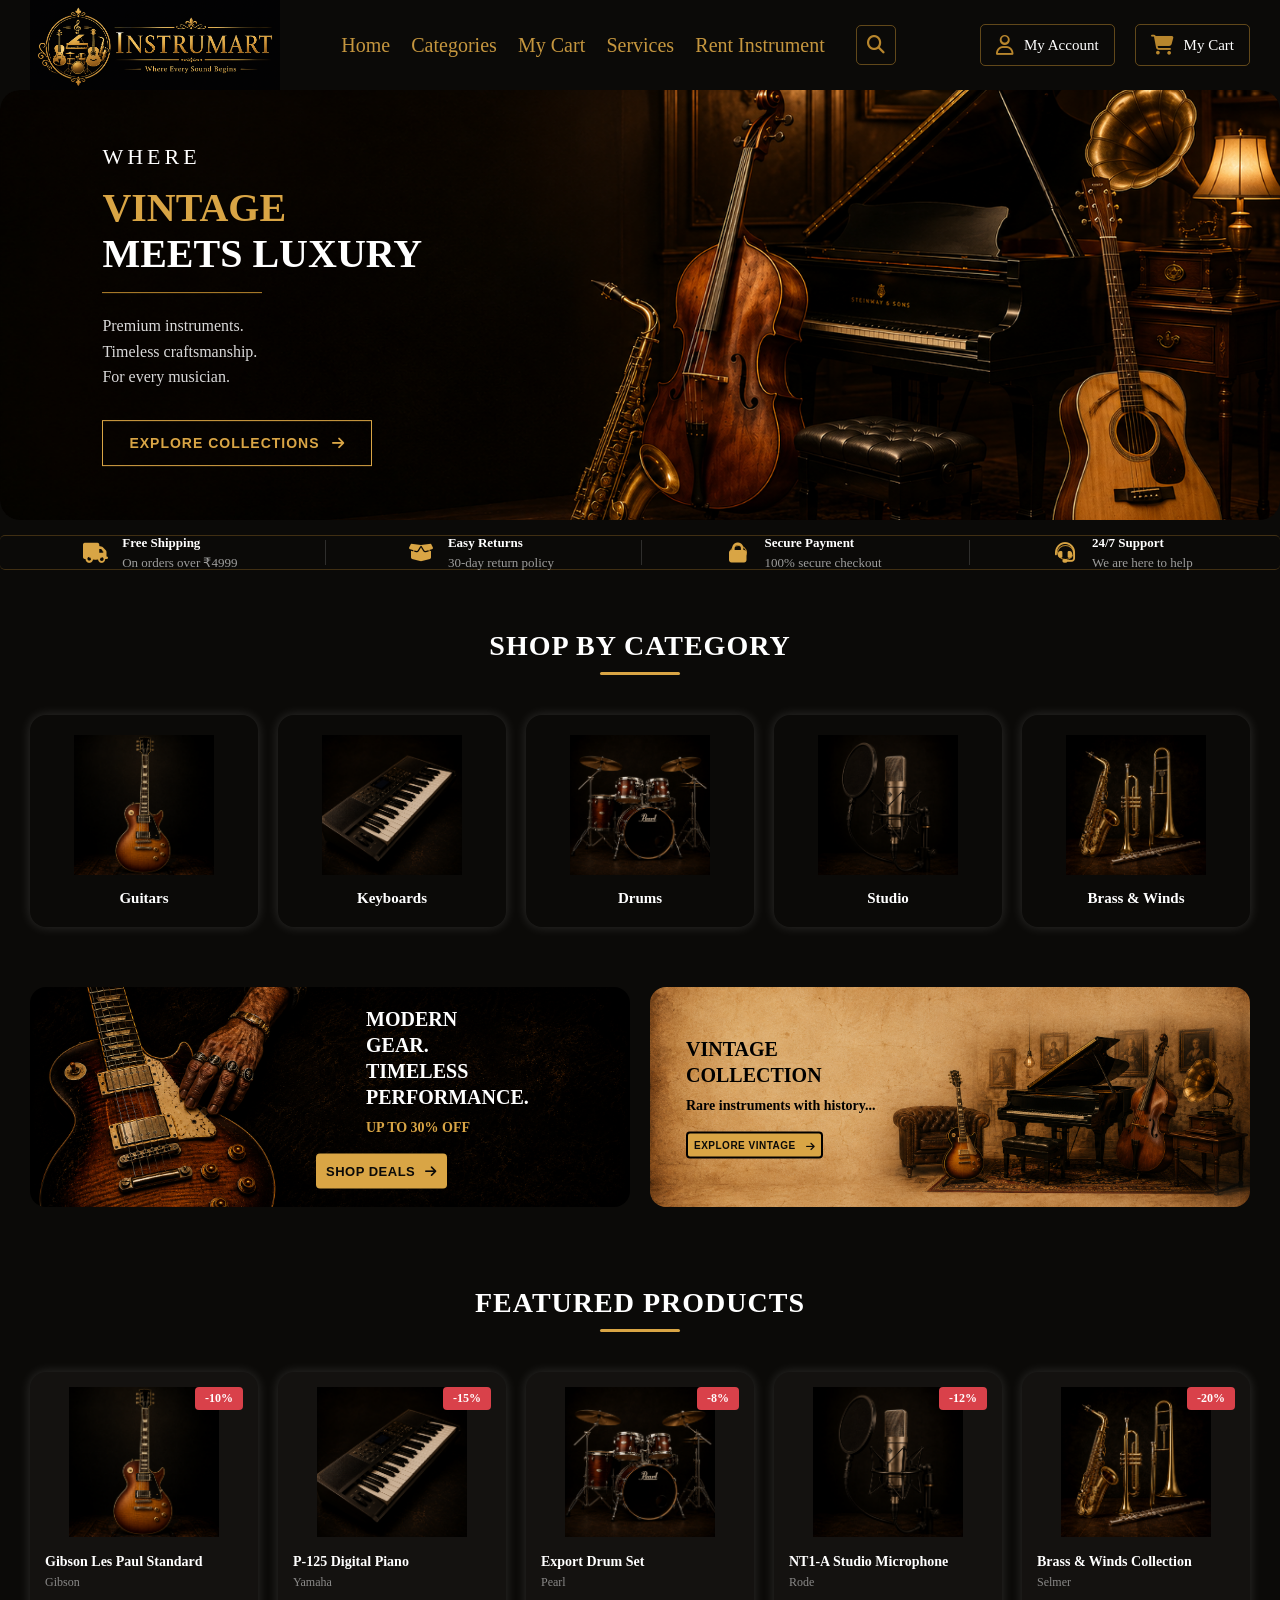
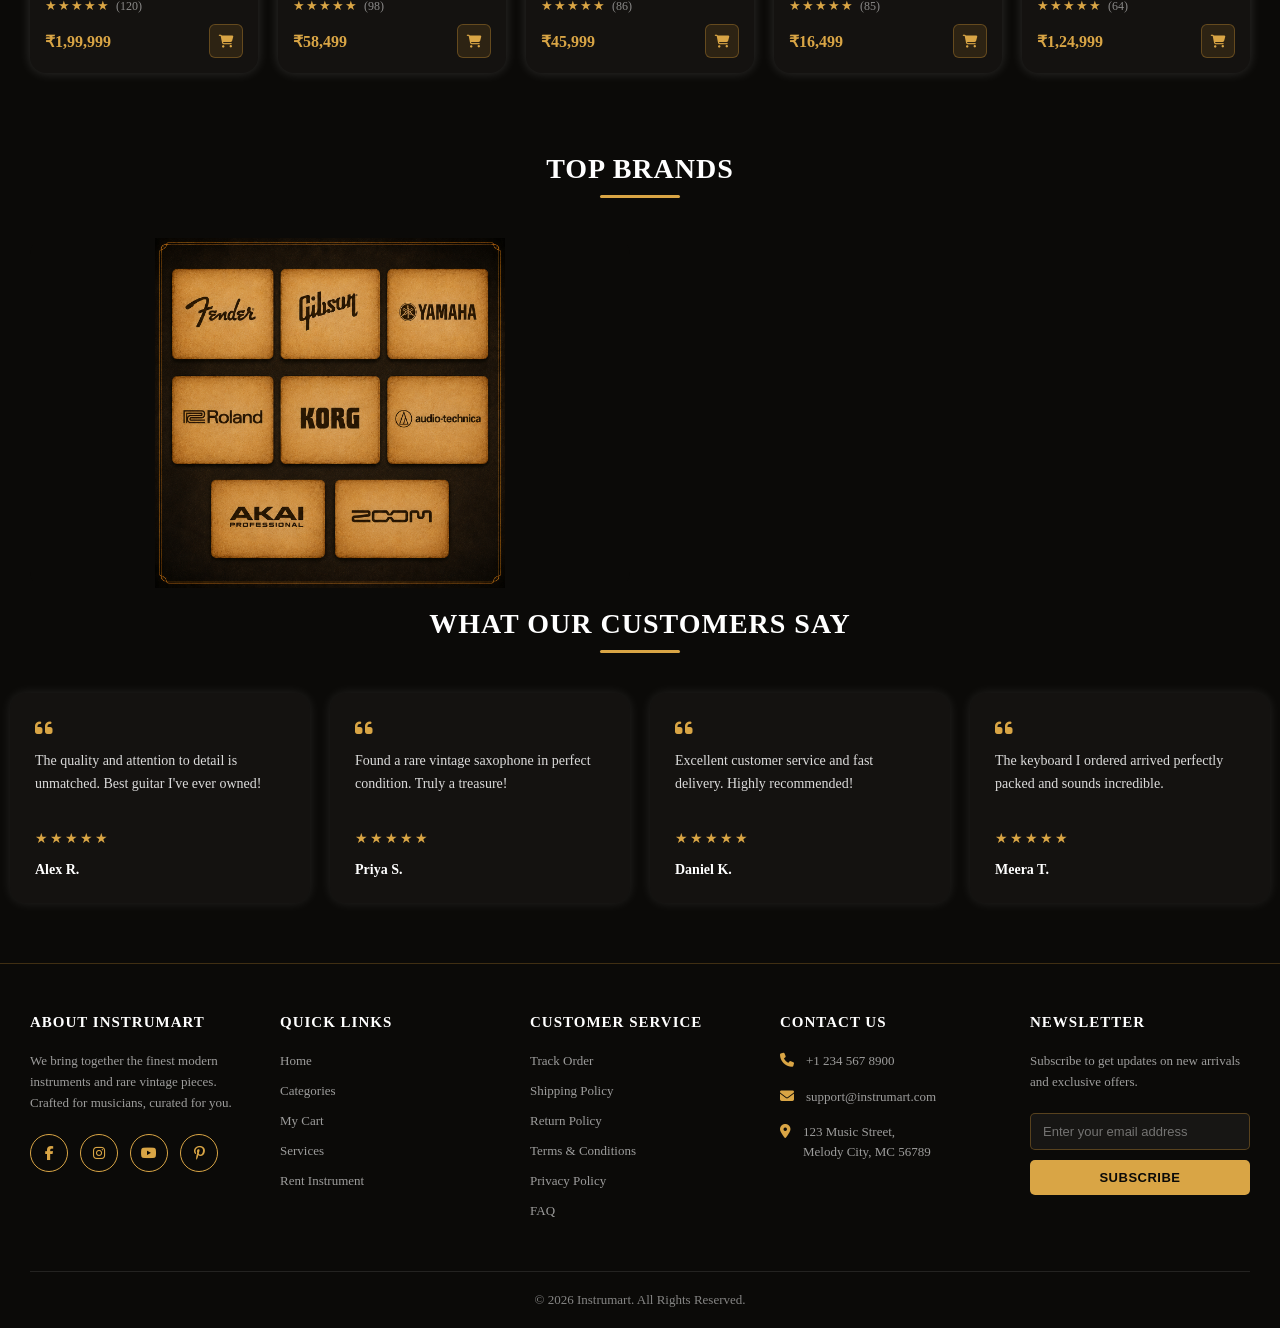
<file: index.html>
<!DOCTYPE html>
<html lang="en">

<head>
    <meta charset="UTF-8">
    <meta name="viewport" content="width=device-width, initial-scale=1.0">
    <title>Instrumart</title>

    <link rel="stylesheet" href="style.css">

    <link rel="stylesheet" href="https://cdnjs.cloudflare.com/ajax/libs/font-awesome/6.5.2/css/all.min.css">
</head>

<body>

    <header id="header">

        <div class="logo">
            <img src="assets/logo.png" alt="Instrumart">
        </div>

        <!-- Search box and search icon -->
        <div class="navContainer">

            <nav class="navLinks">
                <a href="#">Home</a>
                <a href="test.html">Categories</a>
                <a href="cart.html">My Cart</a>
                <a href="service.html">Services</a>
                <a href="rental.html">Rent Instrument</a>
            </nav>

            <div class="searchIcon">
                <i class="fa-solid fa-magnifying-glass"></i>
            </div>

        </div>

        <!-- Icons for account and mycart -->
        <div class="headerRight">

            <div class="headerOption">
                <i class="fa-regular fa-user"></i>
                <span>My Account</span>
            </div>

            <div class="headerOption">
                <i class="fa-solid fa-cart-shopping"></i>
                <span>My Cart</span>
            </div>

        </div>

    </header>

    <!-- Hero section -->
    <section class="hero">

        <img src="assets/hero.png" alt="Where Vintage Meets Luxury" class="heroImage">

        <div class="heroContent">

            <p class="heroTag">WHERE</p>

            <h1 class="heroTitle">
                <span class="heroHighlight">VINTAGE</span>
                MEETS LUXURY
            </h1>

            <div class="heroDivider"></div>

            <p class="heroText">
                Premium instruments.<br>
                Timeless craftsmanship.<br>
                For every musician.
            </p>

            <button type="button" class="exploreBtn">
                EXPLORE COLLECTIONS <i class="fa-solid fa-arrow-right"></i>
            </button>

        </div>

    </section>

    <!-- Features strip: shipping, returns, payment, support -->
    <section class="featuresStrip">

        <div class="featureItem">
            <div class="featureIcon">
                <i class="fa-solid fa-truck"></i>
            </div>
            <div class="featureText">
                <h4>Free Shipping</h4>
                <p>On orders over ₹4999</p>
            </div>
        </div>

        <div class="featureDivider"></div>

        <div class="featureItem">
            <div class="featureIcon">
                <i class="fa-solid fa-box-open"></i>
            </div>
            <div class="featureText">
                <h4>Easy Returns</h4>
                <p>30-day return policy</p>
            </div>
        </div>

        <div class="featureDivider"></div>

        <div class="featureItem">
            <div class="featureIcon">
                <i class="fa-solid fa-lock"></i>
            </div>
            <div class="featureText">
                <h4>Secure Payment</h4>
                <p>100% secure checkout</p>
            </div>
        </div>

        <div class="featureDivider"></div>

        <div class="featureItem">
            <div class="featureIcon">
                <i class="fa-solid fa-headset"></i>
            </div>
            <div class="featureText">
                <h4>24/7 Support</h4>
                <p>We are here to help</p>
            </div>
        </div>

    </section>

    <!-- Shop by category section -->
    <section class="categorySection">

        <h2 class="categoryHeading">
            SHOP BY CATEGORY
            <span class="categoryUnderline"></span>
        </h2>

        <div class="categoryContainer">

            <div class="categoryCard">
                <img src="assets/guitar.png" alt="Guitars">
                <p>Guitars</p>
            </div>

            <div class="categoryCard">
                <img src="assets/keyboard.png" alt="Keyboards">
                <p>Keyboards</p>
            </div>

            <div class="categoryCard">
                <img src="assets/drums.png" alt="Drums">
                <p>Drums</p>
            </div>

            <div class="categoryCard">
                <img src="assets/studio.png" alt="Studio">
                <p>Studio</p>
            </div>

            <div class="categoryCard">
                <img src="assets/brass.png" alt="Brass & Winds">
                <p>Brass & Winds</p>
            </div>

        </div>

    </section>

    <!-- Promo banners: Shop Deals + Explore Vintage -->

    <section class="promoSection">

        <div class="promoCard promoDeals">
            <img src="assets/sale.png" alt="Modern Gear Deals">

            <div class="promoContent">
                <h3>MODERN GEAR.<br>TIMELESS PERFORMANCE.</h3>
                <p class="promoDiscount">UP TO 30% OFF</p>

                <button type="button" class="promoBtn">
                    SHOP DEALS <i class="fa-solid fa-arrow-right"></i>
                </button>
            </div>
        </div>

        <div class="promoCard promoVintage">
            <img src="assets/vintage.png" alt="Vintage Collection">

            <div class="promoContentVintage">
                <h3>VINTAGE COLLECTION</h3>
                <p class="promoSub" style="color:black">Rare instruments with history...</p>

                <button type="button" class="promoBtnVintage">
                    EXPLORE VINTAGE <i class="fa-solid fa-arrow-right"></i>
                </button>
            </div>
        </div>

    </section>

    <!-- Featured products section -->
    <section class="productSection">

        <h2 class="categoryHeading">
            FEATURED PRODUCTS
            <span class="categoryUnderline"></span>
        </h2>

        <div class="productWrapper">

            <div class="productContainer">

                <div class="productCard">
                    <span class="discountBadge">-10%</span>

                    <img src="assets/guitar.png" alt="Gibson Les Paul Standard">

                    <div class="productInfo">
                        <p class="productName">Gibson Les Paul Standard</p>
                        <p class="productBrand">Gibson</p>

                        <div class="ratingRow">
                            <span class="stars">★★★★★</span>
                            <span class="ratingCount">(120)</span>
                        </div>

                        <div class="priceRow">
                            <p class="productPrice">₹1,99,999</p>
                            <div class="cartIcon">
                                <i class="fa-solid fa-cart-shopping"></i>
                            </div>
                        </div>
                    </div>
                </div>

                <div class="productCard">
                    <span class="discountBadge">-15%</span>

                    <img src="assets/keyboard.png" alt="Yamaha Digital Keyboard">

                    <div class="productInfo">
                        <p class="productName">P-125 Digital Piano</p>
                        <p class="productBrand">Yamaha</p>

                        <div class="ratingRow">
                            <span class="stars">★★★★★</span>
                            <span class="ratingCount">(98)</span>
                        </div>

                        <div class="priceRow">
                            <p class="productPrice">₹58,499</p>
                            <div class="cartIcon">
                                <i class="fa-solid fa-cart-shopping"></i>
                            </div>
                        </div>
                    </div>
                </div>

                <div class="productCard">
                    <span class="discountBadge">-8%</span>

                    <img src="assets/drums.png" alt="Pearl Export Drum Set">

                    <div class="productInfo">
                        <p class="productName">Export Drum Set</p>
                        <p class="productBrand">Pearl</p>

                        <div class="ratingRow">
                            <span class="stars">★★★★★</span>
                            <span class="ratingCount">(86)</span>
                        </div>

                        <div class="priceRow">
                            <p class="productPrice">₹45,999</p>
                            <div class="cartIcon">
                                <i class="fa-solid fa-cart-shopping"></i>
                            </div>
                        </div>
                    </div>
                </div>

                <div class="productCard">
                    <span class="discountBadge">-12%</span>

                    <img src="assets/studio.png" alt="Studio Condenser Microphone">

                    <div class="productInfo">
                        <p class="productName">NT1-A Studio Microphone</p>
                        <p class="productBrand">Rode</p>

                        <div class="ratingRow">
                            <span class="stars">★★★★★</span>
                            <span class="ratingCount">(85)</span>
                        </div>

                        <div class="priceRow">
                            <p class="productPrice">₹16,499</p>
                            <div class="cartIcon">
                                <i class="fa-solid fa-cart-shopping"></i>
                            </div>
                        </div>
                    </div>
                </div>

                <div class="productCard">
                    <span class="discountBadge">-20%</span>

                    <img src="assets/brass.png" alt="Brass Instrument Collection">

                    <div class="productInfo">
                        <p class="productName">Brass & Winds Collection</p>
                        <p class="productBrand">Selmer</p>

                        <div class="ratingRow">
                            <span class="stars">★★★★★</span>
                            <span class="ratingCount">(64)</span>
                        </div>

                        <div class="priceRow">
                            <p class="productPrice">₹1,24,999</p>
                            <div class="cartIcon">
                                <i class="fa-solid fa-cart-shopping"></i>
                            </div>
                        </div>
                    </div>
                </div>

            </div>

        </div>

    </section>

    <!-- Top brands section -->
    <section class="brandsSection">

        <h2 class="categoryHeading">
            TOP BRANDS
            <span class="categoryUnderline"></span>
        </h2>

        <div class="brandsRow">

            <div class="brandsImageBox">
                <img src="assets/brands.png" alt="Top Brands">
            </div>

            <div class="legendsBox">

                <img src="assets/legend1.png" alt="Legend Artist 1" class="legendImage legendImageOne">
                <img src="assets/legend2.png" alt="Legend Artist 2" class="legendImage legendImageTwo">

            </div>

        </div>

    </section>

    <!-- Customer reviews section -->
    <section class="reviewsSection">

        <h2 class="categoryHeading">
            WHAT OUR CUSTOMERS SAY
            <span class="categoryUnderline"></span>
        </h2>

        <div class="reviewsTrack">

            <div class="reviewsSlide">

                <div class="reviewCard">
                    <i class="fa-solid fa-quote-left quoteIcon"></i>
                    <p class="reviewText">The quality and attention to detail is unmatched. Best guitar I've ever owned!
                    </p>
                    <div class="reviewStars">★★★★★</div>
                    <div class="reviewUser">

                        <span>Alex R.</span>
                    </div>
                </div>

                <div class="reviewCard">
                    <i class="fa-solid fa-quote-left quoteIcon"></i>
                    <p class="reviewText">Found a rare vintage saxophone in perfect condition. Truly a treasure!</p>
                    <div class="reviewStars">★★★★★</div>
                    <div class="reviewUser">

                        <span>Priya S.</span>
                    </div>
                </div>

                <div class="reviewCard">
                    <i class="fa-solid fa-quote-left quoteIcon"></i>
                    <p class="reviewText">Excellent customer service and fast delivery. Highly recommended!</p>
                    <div class="reviewStars">★★★★★</div>
                    <div class="reviewUser">

                        <span>Daniel K.</span>
                    </div>
                </div>

                <div class="reviewCard">
                    <i class="fa-solid fa-quote-left quoteIcon"></i>
                    <p class="reviewText">The keyboard I ordered arrived perfectly packed and sounds incredible.</p>
                    <div class="reviewStars">★★★★★</div>
                    <div class="reviewUser">

                        <span>Meera T.</span>
                    </div>
                </div>

                <div class="reviewCard">
                    <i class="fa-solid fa-quote-left quoteIcon"></i>
                    <p class="reviewText">Great range of brass instruments, and the staff really know their craft.</p>
                    <div class="reviewStars">★★★★★</div>
                    <div class="reviewUser">

                        <span>Rohit V.</span>
                    </div>
                </div>

                <div class="reviewCard">
                    <i class="fa-solid fa-quote-left quoteIcon"></i>
                    <p class="reviewText">My drum kit arrived earlier than expected, flawless condition. Will order
                        again.</p>
                    <div class="reviewStars">★★★★★</div>
                    <div class="reviewUser">

                        <span>Sara J.</span>
                    </div>
                </div>

                <div class="reviewCard">
                    <i class="fa-solid fa-quote-left quoteIcon"></i>
                    <p class="reviewText">Bought a studio mic here — crystal clear sound and very fair pricing.</p>
                    <div class="reviewStars">★★★★★</div>
                    <div class="reviewUser">

                        <span>Kevin M.</span>
                    </div>
                </div>

            </div>

            <!-- Duplicate slide for seamless infinite loop -->
            <div class="reviewsSlide" aria-hidden="true">

                <div class="reviewCard">
                    <i class="fa-solid fa-quote-left quoteIcon"></i>
                    <p class="reviewText">The quality and attention to detail is unmatched. Best guitar I've ever owned!
                    </p>
                    <div class="reviewStars">★★★★★</div>
                    <div class="reviewUser">

                        <span>Alex R.</span>
                    </div>
                </div>

                <div class="reviewCard">
                    <i class="fa-solid fa-quote-left quoteIcon"></i>
                    <p class="reviewText">Found a rare vintage saxophone in perfect condition. Truly a treasure!</p>
                    <div class="reviewStars">★★★★★</div>
                    <div class="reviewUser">

                        <span>Priya S.</span>
                    </div>
                </div>

                <div class="reviewCard">
                    <i class="fa-solid fa-quote-left quoteIcon"></i>
                    <p class="reviewText">Excellent customer service and fast delivery. Highly recommended!</p>
                    <div class="reviewStars">★★★★★</div>
                    <div class="reviewUser">

                        <span>Daniel K.</span>
                    </div>
                </div>

                <div class="reviewCard">
                    <i class="fa-solid fa-quote-left quoteIcon"></i>
                    <p class="reviewText">The keyboard I ordered arrived perfectly packed and sounds incredible.</p>
                    <div class="reviewStars">★★★★★</div>
                    <div class="reviewUser">

                        <span>Meera T.</span>
                    </div>
                </div>

                <div class="reviewCard">
                    <i class="fa-solid fa-quote-left quoteIcon"></i>
                    <p class="reviewText">Great range of brass instruments, and the staff really know their craft.</p>
                    <div class="reviewStars">★★★★★</div>
                    <div class="reviewUser">

                        <span>Rohit V.</span>
                    </div>
                </div>

                <div class="reviewCard">
                    <i class="fa-solid fa-quote-left quoteIcon"></i>
                    <p class="reviewText">My drum kit arrived earlier than expected, flawless condition. Will order
                        again.</p>
                    <div class="reviewStars">★★★★★</div>
                    <div class="reviewUser">
                        <span>Sara J.</span>
                    </div>
                </div>

                <div class="reviewCard">
                    <i class="fa-solid fa-quote-left quoteIcon"></i>
                    <p class="reviewText">Bought a studio mic here — crystal clear sound and very fair pricing.</p>
                    <div class="reviewStars">★★★★★</div>
                    <div class="reviewUser">
                        <span>Kevin M.</span>
                    </div>
                </div>

            </div>

        </div>

    </section>

    <!-- Footer -->
    <footer class="footer">

        <div class="footerContainer">

            <!-- About column -->
            <div class="footerColumn">
                <h4 class="footerHeading">ABOUT INSTRUMART</h4>
                <p class="footerText">
                    We bring together the finest modern instruments and rare vintage pieces.
                    Crafted for musicians, curated for you.
                </p>

                <div class="socialIcons">
                    <a href="#" class="socialIcon"><i class="fa-brands fa-facebook-f"></i></a>
                    <a href="#" class="socialIcon"><i class="fa-brands fa-instagram"></i></a>
                    <a href="#" class="socialIcon"><i class="fa-brands fa-youtube"></i></a>
                    <a href="#" class="socialIcon"><i class="fa-brands fa-pinterest-p"></i></a>
                </div>
            </div>

            <!-- Quick Links column -->
            <div class="footerColumn">
                <h4 class="footerHeading">QUICK LINKS</h4>
                <ul class="footerLinks">
                    <li><a href="#">Home</a></li>
                    <li><a href="#">Categories</a></li>
                    <li><a href="#">My Cart</a></li>
                    <li><a href="#">Services</a></li>
                    <li><a href="#">Rent Instrument</a></li>
                </ul>
            </div>

            <!-- Customer Service column -->
            <div class="footerColumn">
                <h4 class="footerHeading">CUSTOMER SERVICE</h4>
                <ul class="footerLinks">
                    <li><a href="#">Track Order</a></li>
                    <li><a href="#">Shipping Policy</a></li>
                    <li><a href="#">Return Policy</a></li>
                    <li><a href="#">Terms & Conditions</a></li>
                    <li><a href="#">Privacy Policy</a></li>
                    <li><a href="#">FAQ</a></li>
                </ul>
            </div>

            <!-- Contact Us column -->
            <div class="footerColumn">
                <h4 class="footerHeading">CONTACT US</h4>
                <ul class="footerContact">
                    <li>
                        <i class="fa-solid fa-phone"></i>
                        <span>+1 234 567 8900</span>
                    </li>
                    <li>
                        <i class="fa-solid fa-envelope"></i>
                        <span>support@instrumart.com</span>
                    </li>
                    <li>
                        <i class="fa-solid fa-location-dot"></i>
                        <span>123 Music Street,<br>Melody City, MC 56789</span>
                    </li>
                </ul>
            </div>

            <!-- Newsletter column -->
            <div class="footerColumn">
                <h4 class="footerHeading">NEWSLETTER</h4>
                <p class="footerText">
                    Subscribe to get updates on new arrivals and exclusive offers.
                </p>

                <div class="newsletterBox">
                    <input type="email" placeholder="Enter your email address">
                    <button type="button" class="subscribeBtn">SUBSCRIBE</button>
                </div>
            </div>

        </div>

        <div class="footerBottom">
            <p>© 2026 Instrumart. All Rights Reserved.</p>
        </div>

    </footer>
</body>

</html>
</file>
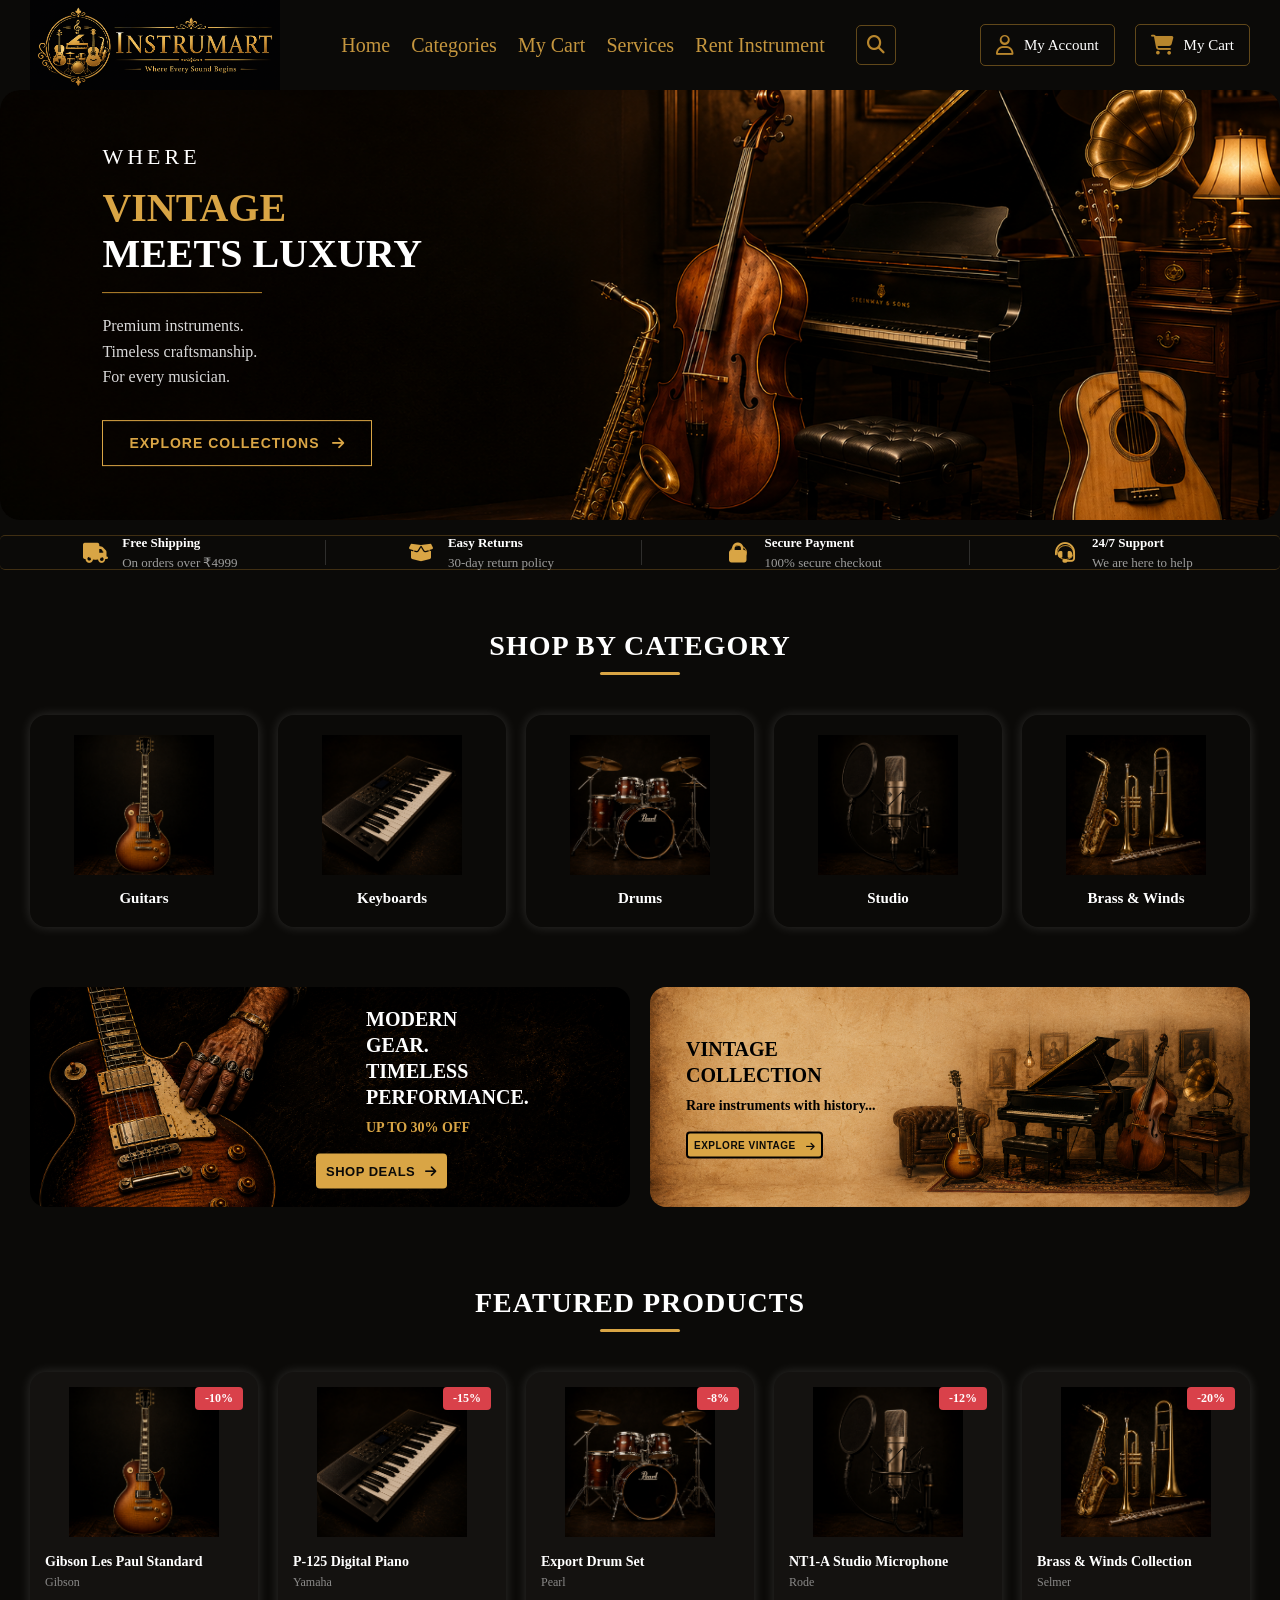
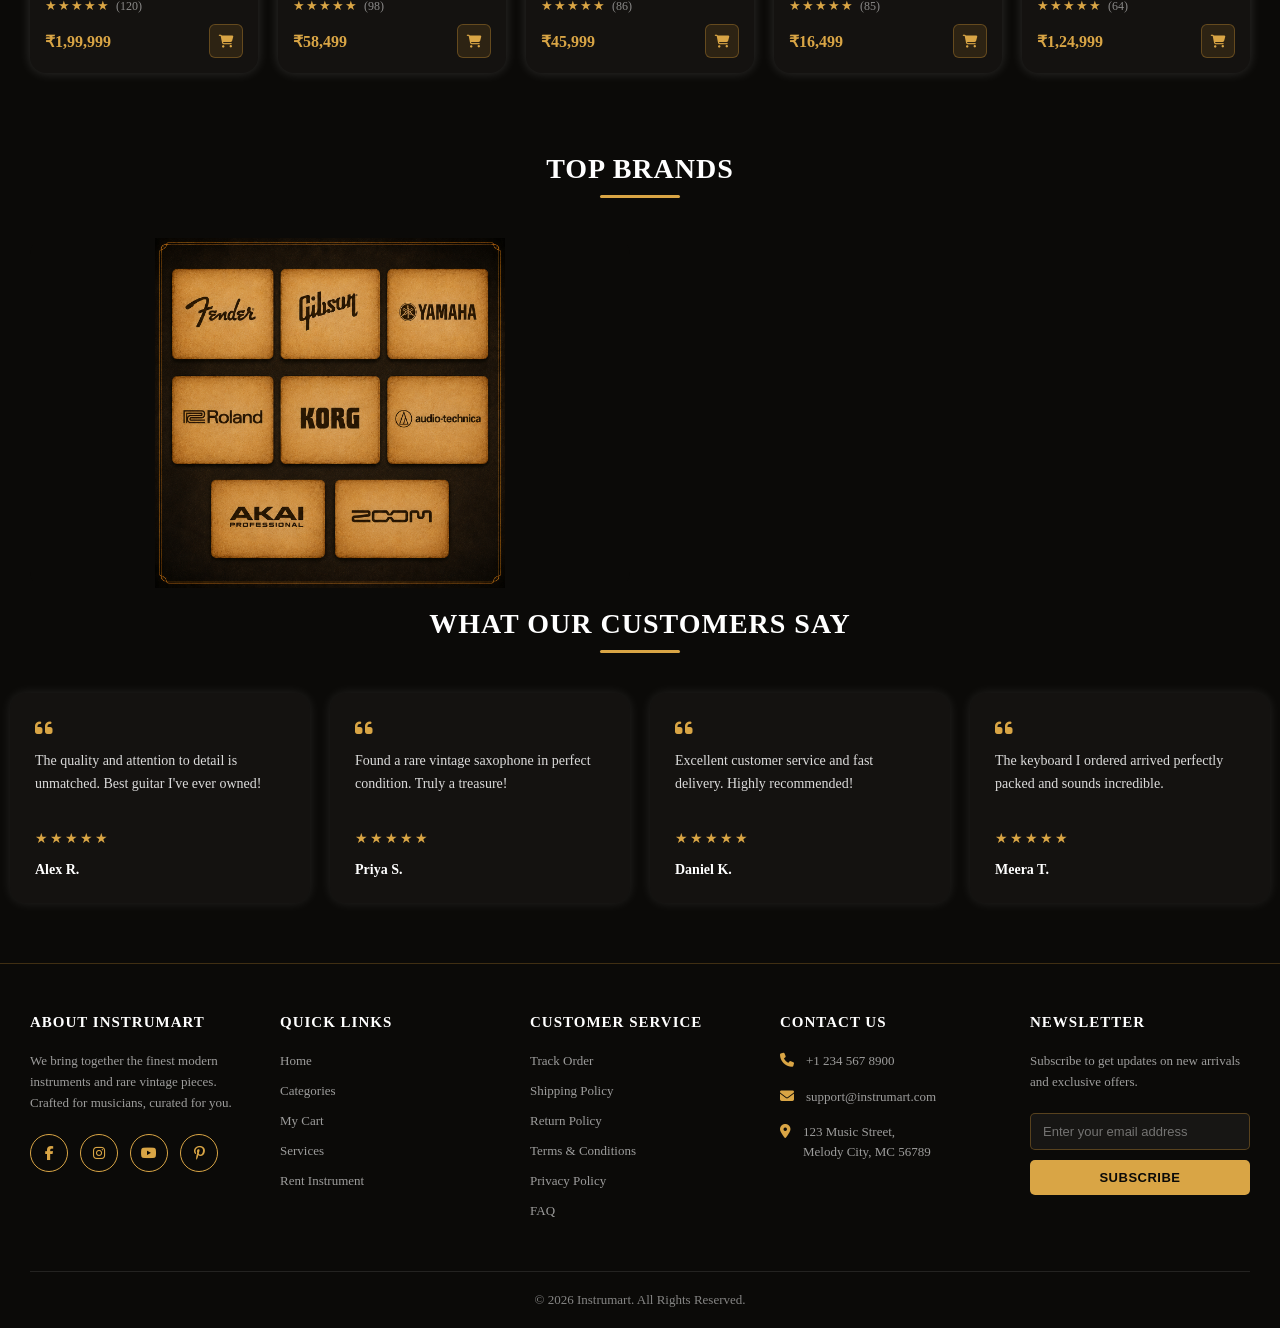
<file: Homepage/index.html>
<!DOCTYPE html>
<html lang="en">
<head>
    <meta charset="UTF-8">
    <meta name="viewport" content="width=device-width, initial-scale=1.0">
    <title>Instrumart</title>

    <link rel="stylesheet" href="style.css">

    <link rel="stylesheet"
          href="https://cdnjs.cloudflare.com/ajax/libs/font-awesome/6.5.2/css/all.min.css">
</head>

<body>

    <header id="header">

        <div class="logo">
            <img src="assets/logo.png" alt="Instrumart">
        </div>

        <!-- Search box and search icon -->
        <div class="navContainer">

            <nav class="navLinks">
                <a href="#">Home</a>
                <a href="categories/test.html">Categories</a>
                <a href="#">My Cart</a>
                <a href="#">Services</a>
                <a href="#">Rent Instrument</a>
            </nav>

            <div class="searchIcon">
                <i class="fa-solid fa-magnifying-glass"></i>
            </div>

        </div>

        <!-- Icons for account and mycart -->
        <div class="headerRight">

            <div class="headerOption">
                <i class="fa-regular fa-user"></i>
                <span>My Account</span>
            </div>

            <div class="headerOption">
                <i class="fa-solid fa-cart-shopping"></i>
                <span>My Cart</span>
            </div>

        </div>

    </header>

    <!-- Hero section -->
    <section class="hero">

        <img src="assets/hero.png" alt="Where Vintage Meets Luxury" class="heroImage">

        <div class="heroContent">

            <p class="heroTag">WHERE</p>

            <h1 class="heroTitle">
                <span class="heroHighlight">VINTAGE</span>
                MEETS LUXURY
            </h1>

            <div class="heroDivider"></div>

            <p class="heroText">
                Premium instruments.<br>
                Timeless craftsmanship.<br>
                For every musician.
            </p>

            <button type="button" class="exploreBtn">
                EXPLORE COLLECTIONS <i class="fa-solid fa-arrow-right"></i>
            </button>

        </div>

    </section>

        <!-- Features strip: shipping, returns, payment, support -->
    <section class="featuresStrip">

        <div class="featureItem">
            <div class="featureIcon">
                <i class="fa-solid fa-truck"></i>
            </div>
            <div class="featureText">
                <h4>Free Shipping</h4>
                <p>On orders over ₹4999</p>
            </div>
        </div>

        <div class="featureDivider"></div>

        <div class="featureItem">
            <div class="featureIcon">
                <i class="fa-solid fa-box-open"></i>
            </div>
            <div class="featureText">
                <h4>Easy Returns</h4>
                <p>30-day return policy</p>
            </div>
        </div>

        <div class="featureDivider"></div>

        <div class="featureItem">
            <div class="featureIcon">
                <i class="fa-solid fa-lock"></i>
            </div>
            <div class="featureText">
                <h4>Secure Payment</h4>
                <p>100% secure checkout</p>
            </div>
        </div>

        <div class="featureDivider"></div>

        <div class="featureItem">
            <div class="featureIcon">
                <i class="fa-solid fa-headset"></i>
            </div>
            <div class="featureText">
                <h4>24/7 Support</h4>
                <p>We are here to help</p>
            </div>
        </div>

    </section>

        <!-- Shop by category section -->
    <section class="categorySection">

        <h2 class="categoryHeading">
            SHOP BY CATEGORY
            <span class="categoryUnderline"></span>
        </h2>

        <div class="categoryContainer">

            <div class="categoryCard">
                <img src="assets/guitar.png" alt="Guitars">
                <p>Guitars</p>
            </div>

            <div class="categoryCard">
                <img src="assets/keyboard.png" alt="Keyboards">
                <p>Keyboards</p>
            </div>

            <div class="categoryCard">
                <img src="assets/drums.png" alt="Drums">
                <p>Drums</p>
            </div>

            <div class="categoryCard">
                <img src="assets/studio.png" alt="Studio">
                <p>Studio</p>
            </div>

            <div class="categoryCard">
                <img src="assets/brass.png" alt="Brass & Winds">
                <p>Brass & Winds</p>
            </div>

        </div>

    </section>

        <!-- Promo banners: Shop Deals + Explore Vintage -->

    <section class="promoSection">

        <div class="promoCard promoDeals">
            <img src="assets/sale.png" alt="Modern Gear Deals">

            <div class="promoContent">
                <h3>MODERN GEAR.<br>TIMELESS PERFORMANCE.</h3>
                <p class="promoDiscount">UP TO 30% OFF</p>

                <button type="button" class="promoBtn">
                    SHOP DEALS <i class="fa-solid fa-arrow-right"></i>
                </button>
            </div>
        </div>

        <div class="promoCard promoVintage">
            <img src="assets/vintage.png" alt="Vintage Collection">

            <div class="promoContentVintage">
                <h3>VINTAGE COLLECTION</h3>
                <p class="promoSub" style="color:black">Rare instruments with history...</p>

                <button type="button" class="promoBtnVintage">
                    EXPLORE VINTAGE <i class="fa-solid fa-arrow-right"></i>
                </button>
            </div>
        </div>

    </section>

           <!-- Featured products section -->
    <section class="productSection">

        <h2 class="categoryHeading">
            FEATURED PRODUCTS
            <span class="categoryUnderline"></span>
        </h2>

        <div class="productWrapper">

            <div class="productContainer">

                <div class="productCard">
                    <span class="discountBadge">-10%</span>

                    <img src="assets/guitar.png" alt="Gibson Les Paul Standard">

                    <div class="productInfo">
                        <p class="productName">Gibson Les Paul Standard</p>
                        <p class="productBrand">Gibson</p>

                        <div class="ratingRow">
                            <span class="stars">★★★★★</span>
                            <span class="ratingCount">(120)</span>
                        </div>

                        <div class="priceRow">
                            <p class="productPrice">₹1,99,999</p>
                            <div class="cartIcon">
                                <i class="fa-solid fa-cart-shopping"></i>
                            </div>
                        </div>
                    </div>
                </div>

                <div class="productCard">
                    <span class="discountBadge">-15%</span>

                    <img src="assets/keyboard.png" alt="Yamaha Digital Keyboard">

                    <div class="productInfo">
                        <p class="productName">P-125 Digital Piano</p>
                        <p class="productBrand">Yamaha</p>

                        <div class="ratingRow">
                            <span class="stars">★★★★★</span>
                            <span class="ratingCount">(98)</span>
                        </div>

                        <div class="priceRow">
                            <p class="productPrice">₹58,499</p>
                            <div class="cartIcon">
                                <i class="fa-solid fa-cart-shopping"></i>
                            </div>
                        </div>
                    </div>
                </div>

                <div class="productCard">
                    <span class="discountBadge">-8%</span>

                    <img src="assets/drums.png" alt="Pearl Export Drum Set">

                    <div class="productInfo">
                        <p class="productName">Export Drum Set</p>
                        <p class="productBrand">Pearl</p>

                        <div class="ratingRow">
                            <span class="stars">★★★★★</span>
                            <span class="ratingCount">(86)</span>
                        </div>

                        <div class="priceRow">
                            <p class="productPrice">₹45,999</p>
                            <div class="cartIcon">
                                <i class="fa-solid fa-cart-shopping"></i>
                            </div>
                        </div>
                    </div>
                </div>

                <div class="productCard">
                    <span class="discountBadge">-12%</span>

                    <img src="assets/studio.png" alt="Studio Condenser Microphone">

                    <div class="productInfo">
                        <p class="productName">NT1-A Studio Microphone</p>
                        <p class="productBrand">Rode</p>

                        <div class="ratingRow">
                            <span class="stars">★★★★★</span>
                            <span class="ratingCount">(85)</span>
                        </div>

                        <div class="priceRow">
                            <p class="productPrice">₹16,499</p>
                            <div class="cartIcon">
                                <i class="fa-solid fa-cart-shopping"></i>
                            </div>
                        </div>
                    </div>
                </div>

                <div class="productCard">
                    <span class="discountBadge">-20%</span>

                    <img src="assets/brass.png" alt="Brass Instrument Collection">

                    <div class="productInfo">
                        <p class="productName">Brass & Winds Collection</p>
                        <p class="productBrand">Selmer</p>

                        <div class="ratingRow">
                            <span class="stars">★★★★★</span>
                            <span class="ratingCount">(64)</span>
                        </div>

                        <div class="priceRow">
                            <p class="productPrice">₹1,24,999</p>
                            <div class="cartIcon">
                                <i class="fa-solid fa-cart-shopping"></i>
                            </div>
                        </div>
                    </div>
                </div>

            </div>

        </div>

    </section>

      <!-- Top brands section -->
    <section class="brandsSection">

        <h2 class="categoryHeading">
            TOP BRANDS
            <span class="categoryUnderline"></span>
        </h2>

        <div class="brandsRow">

            <div class="brandsImageBox">
                <img src="assets/brands.png" alt="Top Brands">
            </div>

            <div class="legendsBox">

                <img src="assets/legend1.png" alt="Legend Artist 1" class="legendImage legendImageOne">
                <img src="assets/legend2.png" alt="Legend Artist 2" class="legendImage legendImageTwo">

            </div>

        </div>

    </section>
      
        <!-- Customer reviews section -->
    <section class="reviewsSection">

        <h2 class="categoryHeading">
            WHAT OUR CUSTOMERS SAY
            <span class="categoryUnderline"></span>
        </h2>

        <div class="reviewsTrack">

            <div class="reviewsSlide">

                <div class="reviewCard">
                    <i class="fa-solid fa-quote-left quoteIcon"></i>
                    <p class="reviewText">The quality and attention to detail is unmatched. Best guitar I've ever owned!</p>
                    <div class="reviewStars">★★★★★</div>
                    <div class="reviewUser">
                        
                        <span>Alex R.</span>
                    </div>
                </div>

                <div class="reviewCard">
                    <i class="fa-solid fa-quote-left quoteIcon"></i>
                    <p class="reviewText">Found a rare vintage saxophone in perfect condition. Truly a treasure!</p>
                    <div class="reviewStars">★★★★★</div>
                    <div class="reviewUser">
                        
                        <span>Priya S.</span>
                    </div>
                </div>

                <div class="reviewCard">
                    <i class="fa-solid fa-quote-left quoteIcon"></i>
                    <p class="reviewText">Excellent customer service and fast delivery. Highly recommended!</p>
                    <div class="reviewStars">★★★★★</div>
                    <div class="reviewUser">
                        
                        <span>Daniel K.</span>
                    </div>
                </div>

                <div class="reviewCard">
                    <i class="fa-solid fa-quote-left quoteIcon"></i>
                    <p class="reviewText">The keyboard I ordered arrived perfectly packed and sounds incredible.</p>
                    <div class="reviewStars">★★★★★</div>
                    <div class="reviewUser">
                        
                        <span>Meera T.</span>
                    </div>
                </div>

                <div class="reviewCard">
                    <i class="fa-solid fa-quote-left quoteIcon"></i>
                    <p class="reviewText">Great range of brass instruments, and the staff really know their craft.</p>
                    <div class="reviewStars">★★★★★</div>
                    <div class="reviewUser">
                        
                        <span>Rohit V.</span>
                    </div>
                </div>

                <div class="reviewCard">
                    <i class="fa-solid fa-quote-left quoteIcon"></i>
                    <p class="reviewText">My drum kit arrived earlier than expected, flawless condition. Will order again.</p>
                    <div class="reviewStars">★★★★★</div>
                    <div class="reviewUser">
                        
                        <span>Sara J.</span>
                    </div>
                </div>

                <div class="reviewCard">
                    <i class="fa-solid fa-quote-left quoteIcon"></i>
                    <p class="reviewText">Bought a studio mic here — crystal clear sound and very fair pricing.</p>
                    <div class="reviewStars">★★★★★</div>
                    <div class="reviewUser">
                        
                        <span>Kevin M.</span>
                    </div>
                </div>

            </div>

            <!-- Duplicate slide for seamless infinite loop -->
            <div class="reviewsSlide" aria-hidden="true">

                <div class="reviewCard">
                    <i class="fa-solid fa-quote-left quoteIcon"></i>
                    <p class="reviewText">The quality and attention to detail is unmatched. Best guitar I've ever owned!</p>
                    <div class="reviewStars">★★★★★</div>
                    <div class="reviewUser">
                        
                        <span>Alex R.</span>
                    </div>
                </div>

                <div class="reviewCard">
                    <i class="fa-solid fa-quote-left quoteIcon"></i>
                    <p class="reviewText">Found a rare vintage saxophone in perfect condition. Truly a treasure!</p>
                    <div class="reviewStars">★★★★★</div>
                    <div class="reviewUser">
                        
                        <span>Priya S.</span>
                    </div>
                </div>

                <div class="reviewCard">
                    <i class="fa-solid fa-quote-left quoteIcon"></i>
                    <p class="reviewText">Excellent customer service and fast delivery. Highly recommended!</p>
                    <div class="reviewStars">★★★★★</div>
                    <div class="reviewUser">
                        
                        <span>Daniel K.</span>
                    </div>
                </div>

                <div class="reviewCard">
                    <i class="fa-solid fa-quote-left quoteIcon"></i>
                    <p class="reviewText">The keyboard I ordered arrived perfectly packed and sounds incredible.</p>
                    <div class="reviewStars">★★★★★</div>
                    <div class="reviewUser">
                        
                        <span>Meera T.</span>
                    </div>
                </div>

                <div class="reviewCard">
                    <i class="fa-solid fa-quote-left quoteIcon"></i>
                    <p class="reviewText">Great range of brass instruments, and the staff really know their craft.</p>
                    <div class="reviewStars">★★★★★</div>
                    <div class="reviewUser">
                       
                        <span>Rohit V.</span>
                    </div>
                </div>

                <div class="reviewCard">
                    <i class="fa-solid fa-quote-left quoteIcon"></i>
                    <p class="reviewText">My drum kit arrived earlier than expected, flawless condition. Will order again.</p>
                    <div class="reviewStars">★★★★★</div>
                    <div class="reviewUser">
                        <span>Sara J.</span>
                    </div>
                </div>

                <div class="reviewCard">
                    <i class="fa-solid fa-quote-left quoteIcon"></i>
                    <p class="reviewText">Bought a studio mic here — crystal clear sound and very fair pricing.</p>
                    <div class="reviewStars">★★★★★</div>
                    <div class="reviewUser">
                        <span>Kevin M.</span>
                    </div>
                </div>

            </div>

        </div>

    </section>

        <!-- Footer -->
    <footer class="footer">

        <div class="footerContainer">

            <!-- About column -->
            <div class="footerColumn">
                <h4 class="footerHeading">ABOUT INSTRUMART</h4>
                <p class="footerText">
                    We bring together the finest modern instruments and rare vintage pieces.
                    Crafted for musicians, curated for you.
                </p>

                <div class="socialIcons">
                    <a href="#" class="socialIcon"><i class="fa-brands fa-facebook-f"></i></a>
                    <a href="#" class="socialIcon"><i class="fa-brands fa-instagram"></i></a>
                    <a href="#" class="socialIcon"><i class="fa-brands fa-youtube"></i></a>
                    <a href="#" class="socialIcon"><i class="fa-brands fa-pinterest-p"></i></a>
                </div>
            </div>

            <!-- Quick Links column -->
            <div class="footerColumn">
                <h4 class="footerHeading">QUICK LINKS</h4>
                <ul class="footerLinks">
                    <li><a href="#">Home</a></li>
                    <li><a href="#">Categories</a></li>
                    <li><a href="#">My Cart</a></li>
                    <li><a href="#">Services</a></li>
                    <li><a href="#">Rent Instrument</a></li>
                </ul>
            </div>

            <!-- Customer Service column -->
            <div class="footerColumn">
                <h4 class="footerHeading">CUSTOMER SERVICE</h4>
                <ul class="footerLinks">
                    <li><a href="#">Track Order</a></li>
                    <li><a href="#">Shipping Policy</a></li>
                    <li><a href="#">Return Policy</a></li>
                    <li><a href="#">Terms & Conditions</a></li>
                    <li><a href="#">Privacy Policy</a></li>
                    <li><a href="#">FAQ</a></li>
                </ul>
            </div>

            <!-- Contact Us column -->
            <div class="footerColumn">
                <h4 class="footerHeading">CONTACT US</h4>
                <ul class="footerContact">
                    <li>
                        <i class="fa-solid fa-phone"></i>
                        <span>+1 234 567 8900</span>
                    </li>
                    <li>
                        <i class="fa-solid fa-envelope"></i>
                        <span>support@instrumart.com</span>
                    </li>
                    <li>
                        <i class="fa-solid fa-location-dot"></i>
                        <span>123 Music Street,<br>Melody City, MC 56789</span>
                    </li>
                </ul>
            </div>

            <!-- Newsletter column -->
            <div class="footerColumn">
                <h4 class="footerHeading">NEWSLETTER</h4>
                <p class="footerText">
                    Subscribe to get updates on new arrivals and exclusive offers.
                </p>

                <div class="newsletterBox">
                    <input type="email" placeholder="Enter your email address">
                    <button type="button" class="subscribeBtn">SUBSCRIBE</button>
                </div>
            </div>

        </div>

        <div class="footerBottom">
            <p>© 2026 Instrumart. All Rights Reserved.</p>
        </div>

    </footer>
</body>
</html>
</file>
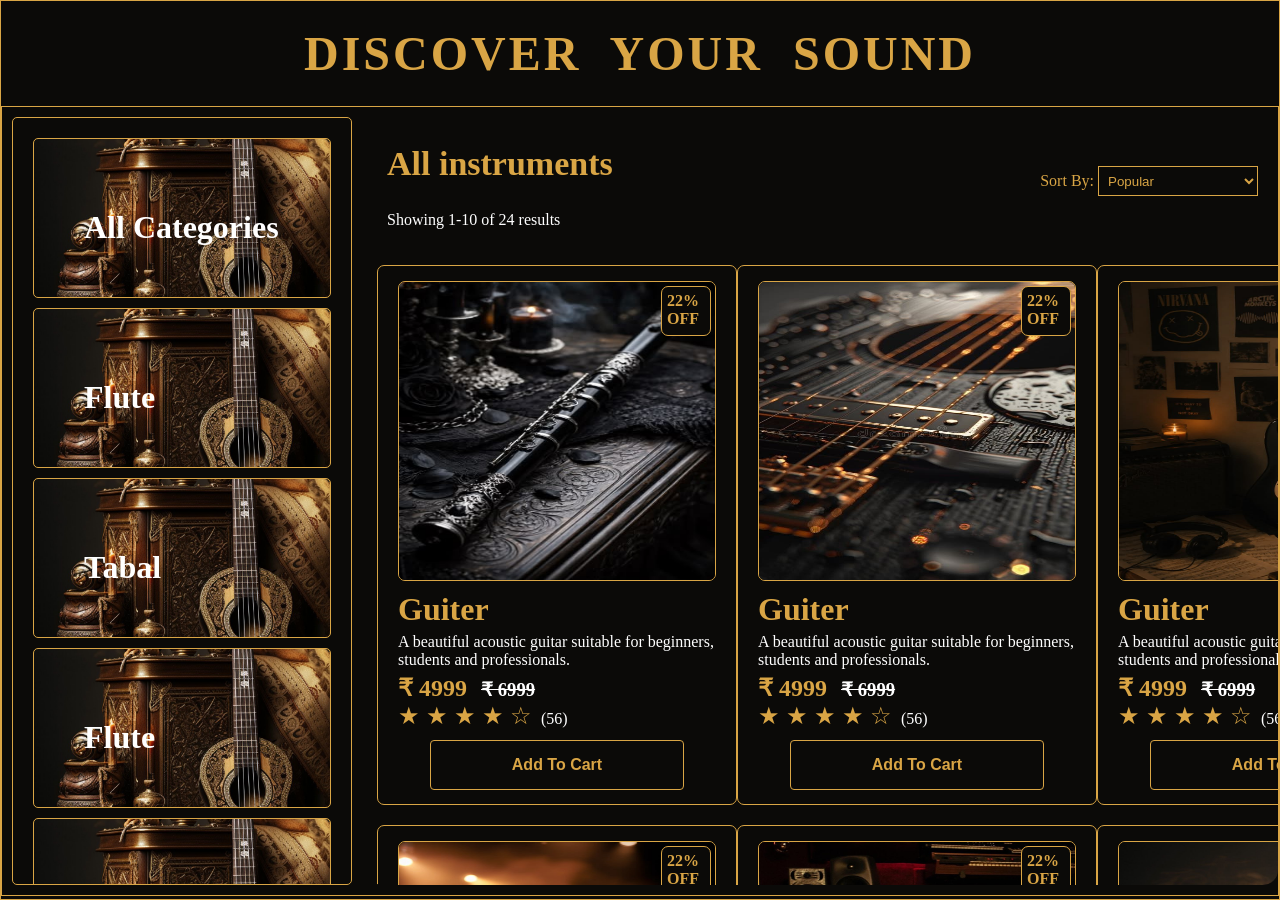
<file: categories.html>
<!DOCTYPE html>
<html lang="en">

<head>
    <meta charset="UTF-8">
    <meta name="viewport" content="width=device-width, initial-scale=1.0">
    <title>Document</title>
    <style>
        * {
            box-sizing: border-box;
        }

        body {
            height: 100vh;
            overflow: hidden;
            margin: 0;
            box-sizing: border-box;
            background-color: #0b0a08;
            color: white;
            border: 1px groove #d9a545;
        }

        header {
            color: #d9a545;
            padding: 25px;
            text-align: center;
            font-size: 24px;
            box-sizing: border-box;
        }

        header h1 {
            margin: 0;
            word-spacing: 15px;
            letter-spacing: 3px;
            font-weight: bold;
        }

        .container {
            width: 100%;
            height: calc(100vh - 110px);
            border: 1px solid #d9a545;
            box-sizing: border-box;
            display: flex;
            gap: 5px;
        }

        .left-container {
            width: 340px;
            height: calc(100% - 20px);
            margin: 10px;
            border: 1px solid #d9a545;
            overflow-y: auto;
            display: flex;
            flex-direction: column;
            gap: 10px;
            padding: 20px;
            border-radius: 5px;
            scrollbar-width: none;
            box-sizing: border-box;
        }

        .type {
            flex-shrink: 0;
            border: 1px solid #d9a545;
            width: 100%;
            height: 160px;
            border-radius: 5px;
            background: url(public1/guiter6.jpeg);
            background-repeat: no-repeat;
            background-position: center;
            background-size: cover;
            position: relative;
            transition: 300ms;
        }

        .type:hover {
            transform: scale(1.08);
        }

        .name {
            position: absolute;
            top: 70px;
            left: 50px;
            font-size: xx-large;
            font-weight: bold;
        }

        .right-container {
            flex: 1;
            height: calc(100% - 10px);
            overflow-y: auto;
            padding: 0 10px;
            border-radius: 15px;
            scrollbar-width: none;
        }

        .filters {
            display: flex;
            justify-content: space-between;
            padding: 10px;
            align-items: center;
            position: sticky;
            background-color: #0b0a08;
            top: 0;
            z-index: 1000;
        }

        .categories-head h2 {
            font-size: 34px;
            color: #d9a545;
        }

        .filters label {
            color: #d9a545;
        }

        .filters select {
            width: 160px;
            height: 30px;
            background-color: #0b0a08;
            border: 1px solid #d9a545;
            color: #d9a545;
            padding: 5px;
            outline: none;
        }


        .cards-container {
            display: grid;
            grid-template-columns: repeat(3, 1fr);
            row-gap: 20px;
            margin-top: 10px;
        }

        .item {
            width: 360px;
            height: 540px;
            margin: 0 auto;
            z-index: 900;
            border-radius: 7px;
            border: 1px groove #d9a545;
            padding: 5px 20px;
            transition: 300ms;
            cursor: pointer;
            position: relative;
        }

        .product-img {
            width: 100%;
            height: 300px;
            margin: 10px auto;
            display: block;
            border-radius: 7px;
            border: 1px groove #d9a545;
        }

        /* .item:hover {
            transform: scale(1.05);
        } */

        .offer {
            width: 50px;
            height: 50px;
            padding: 5px;
            color: #d9a545;
            font-weight: bold;
            background-color: #0b0a08;
            border: 1px groove #d9a545;
            border-radius: 7px;
            position: absolute;
            top: 20px;
            right: 25px;
            animation-name: offercard;
            animation-duration: 1200ms;
            animation-iteration-count: infinite;
            animation-direction: alternate;
            animation-timing-function: ease-in-out;
        }

        @keyframes offercard {
            0% {
                transform: translateY(-3px);
            }

            100% {
                transform: translateY(3px);
            }
        }

        .item h1 {
            font-size: xx-large;
            margin: 0;
            color: #d9a545;
        }

        .item h2 {
            margin: 10px 0;
            display: inline;
            color: #d9a545;
        }

        .item h3 {
            display: inline;
            margin-left: 10px;
        }

        .item p {
            margin: 5px 0;
        }

        .star {
            font-size: x-large;
            display: block;
            margin: 5px 0;
            color: #d9a545;
            display: inline;
            margin-right: 5px;
        }

        .cart {
            width: 80%;
            display: block;
            margin: 10px auto;
            height: 50px;
            background-color: #0b0a08;
            color: #d9a545;
            border-radius: 4px;
            font-size: medium;
            border: 1px groove #d9a545;
            font-weight: bold;
            outline: none;
            cursor: pointer;
        }

        #details {
            height: 700px;
            width: 600px;
            border: none;
            box-shadow: 10px 10px 10px gray;
        }


        @media (max-width: 480px) {
            body {
                height: 100svh;
                border: 0.5px groove #d9a545;
            }

            header {
                padding: 10px;
                font-size: 13px;
            }

            .container {
                width: 100%;
                height: calc(100svh - 83px);
                box-sizing: border-box;
                gap: 5px;
                border: 0.5px groove #d9a545;
            }

            .left-container {
                width: 100px;
                height: calc(100% - 10px);
                margin: 5px;
                border: 0.5px solid #d9a545;
                overflow-y: auto;
                display: flex;
                flex-direction: column;
                justify-content: flex-start;
                align-items: center;
                gap: 5px;
                padding: 5px;
                border-radius: 7px;
                scrollbar-width: none;
                box-sizing: border-box;
            }

            .type {
                flex-shrink: 0;
                border: 0.5px groove #d9a545;
                width: 100%;
                height: 70px;
                border-radius: 5px;
            }

            .name {
                position: absolute;
                top: 20px;
                left: 7px;
                font-size: small;
            }

            .right-container {
                height: calc(100%);
                padding: 0;
                margin-left: -9px;
                box-sizing: border-box;
                border-radius: 2px;
                scrollbar-width: none;
            }

            .filters {
                flex-direction: column;
                padding: 6px;
                align-items: flex-start;
                position: sticky;
                background-color: #0b0a08;
                top: 0;
                z-index: 1000;
            }

            .categories-head h2 {
                font-size: 24px;
                margin: 0;
                color: #d9a545;
            }

            .categories-head p {
                font-size: x-small;
            }

            .filters label {
                font-size: 15px;
            }

            .filters select {
                width: 130px;
                height: 27px;
                background-color: #0b0a08;
                border: 0.5px solid #d9a545;
                color: #d9a545;
                padding: 3px;
                outline: none;
            }

            .cards-container {
                display: grid;
                grid-template-columns: repeat(2, 1fr);
                row-gap: 10px;
                column-gap: 3px;
            }

            .item {
                width: 120px;
                height: 230px;
                border-radius: 7px;
                border: 0.5px groove #d9a545;
                padding: 0 5px;
                transition: 300ms;
                cursor: pointer;
                position: relative;
            }

            .product-img {
                width: 100%;
                border: 0.5px groove #d9a545;
                height: 90px;
                margin: 5px auto;
            }

            .offer {
                width: 30px;
                height: 30px;
                padding: 5px;
                font-size: 9px;
                color: #d9a545;
                font-weight: bold;
                border: 0.4px groove #d9a545;
                border-radius: 3px;
                top: 10px;
                right: 8px;
            }

            .item h1 {
                font-size: small;
                padding: 0;
            }

            .item p {
                display: none;
            }

            .item h3 {
                display: inline;
                font-size: x-small;
                margin-left: 5px;
            }

            .item h2 {
                margin: 5px 0;
                font-size: x-small;
            }

            .star {
                font-size: x-small;
                margin: 5px 0;
                margin-right: 5px;
            }

            .item span {
                font-size: x-small;
            }

            .cart {
                width: 80%;
                display: block;
                margin: 10px auto;
                height: 40px;
                background-color: #0b0a08;
                color: #d9a545;
                border-radius: 4px;
                font-size: x-small;
                border: 0.4px groove #d9a545;
                font-weight: bold;
                outline: none;
                cursor: pointer;
            }
        }
    </style>
</head>

<body>
    <!-- Heading Section -->
    <header>
        <h1>
            <h1>DISCOVER YOUR SOUND</h1>
        </h1>
    </header>

    <!-- Main section -->
    <section class="container">

        <!-- Left Section -->
        <aside class="left-container">
            <div class="type">
                <div class="name">All Categories</div>
            </div>
            <div class="type">
                <div class="name">Flute</div>
            </div>
            <div class="type">
                <div class="name">Tabal</div>
            </div>
            <div class="type">
                <div class="name">Flute</div>
            </div>
            <div class="type">
                <div class="name">Drum</div>
            </div>
            <div class="type">
                <div class="name">Band set</div>
            </div>
            <div class="type">
                <div class="name">Saxaphone</div>
            </div>
            <div class="type">
                <div class="name">Trumpet</div>
            </div>
            <div class="type">
                <div class="name">Tuba</div>
            </div>
            <div class="type">
                <div class="name">Keyboard</div>
            </div>
            <div class="type">
                <div class="name">Cello</div>
            </div>
            <div class="type">
                <div class="name">Violin</div>
            </div>
            <div class="type">
                <div class="name">Guitar</div>
            </div>
            <div class="type">
                <div class="name">Snare Drum</div>
            </div>
        </aside>


        <!-- Right Content Section -->
        <main class="right-container">
            <div class="filters">
                <div class="categories-head">
                    <h2>All instruments</h2>
                    <p>Showing 1-10 of 24 results</p>
                </div>
                <div>
                    <label for="">Sort By: </label><select name="" id="">
                        <option value="">Popular</option>
                        <option value="">High price to low</option>
                        <option value="">Lower price to higher</option>
                        <option value="">To rated</option>
                    </select>
                </div>
            </div>
            <div class="cards-container">
                <div class="item" id="guiter">
                    <img src="public1/flute1.jpeg" class="product-img" alt="">
                    <div class="offer">22% OFF</div>
                    <h1>Guiter</h1>
                    <p>A beautiful acoustic guitar suitable for beginners, students and professionals.</p>
                    <h2>&#8377; 4999</h2>
                    <h3><del>&#8377; 6999</del></h3><br>
                    <span class="star">&#9733; &#9733; &#9733; &#9733; &#9734;</span><span> (56)</span>
                    <button class="cart"><span>Add To Cart</span></button>
                </div>
                <dialog id="details">
                    <h4>This is the content when you click on the button to get the dialog box</h4>
                    <button id="cbtn">Close</button>
                </dialog>
                <div class="item">
                    <img src="public1/guiter1.jpeg" class="product-img" alt="">
                    <div class="offer">22% OFF</div>
                    <h1>Guiter</h1>
                    <p>A beautiful acoustic guitar suitable for beginners, students and professionals.</p>
                    <h2>&#8377; 4999</h2>
                    <h3><del>&#8377; 6999</del></h3><br>
                    <span class="star">&#9733; &#9733; &#9733; &#9733; &#9734;</span><span> (56)</span>
                    <button class="cart">Add To Cart</button>
                </div>
                <div class="item">
                    <img src="public1/guiter3.jpeg" class="product-img" alt="">
                    <div class="offer">22% OFF</div>
                    <h1>Guiter</h1>
                    <p>A beautiful acoustic guitar suitable for beginners, students and professionals.</p>
                    <h2>&#8377; 4999</h2>
                    <h3><del>&#8377; 6999</del></h3><br>
                    <span class="star">&#9733; &#9733; &#9733; &#9733; &#9734;</span><span> (56)</span>
                    <button class="cart">Add To Cart</button>
                </div>
                <div class="item">
                    <img src="public1/guiter4.jpeg" class="product-img" alt="">
                    <div class="offer">22% OFF</div>
                    <h1>Guiter</h1>
                    <p>A beautiful acoustic guitar suitable for beginners, students and professionals.</p>
                    <h2>&#8377; 4999</h2>
                    <h3><del>&#8377; 6999</del></h3><br>
                    <span class="star">&#9733; &#9733; &#9733; &#9733; &#9734;</span><span> (56)</span>
                    <button class="cart">Add To Cart</button>
                </div>
                <div class="item">
                    <img src="public1/guiter5.jpeg" class="product-img" alt="">
                    <div class="offer">22% OFF</div>
                    <h1>Guiter</h1>
                    <p>A beautiful acoustic guitar suitable for beginners, students and professionals.</p>
                    <h2>&#8377; 4999</h2>
                    <h3><del>&#8377; 6999</del></h3><br>
                    <span class="star">&#9733; &#9733; &#9733; &#9733; &#9734;</span><span> (56)</span>
                    <button class="cart">Add To Cart</button>
                </div>
                <div class="item">
                    <img src="public1/guiter6.jpeg" class="product-img" alt="">
                    <div class="offer">22% OFF</div>
                    <h1>Guiter</h1>
                    <p>A beautiful acoustic guitar suitable for beginners, students and professionals.</p>
                    <h2>&#8377; 4999</h2>
                    <h3><del>&#8377; 6999</del></h3><br>
                    <span class="star">&#9733; &#9733; &#9733; &#9733; &#9734;</span><span> (56)</span>
                    <button class="cart">Add To Cart</button>
                </div>
                <div class="item">
                    <img src="public1/guiter7.jpeg" class="product-img" alt="">
                    <div class="offer">22% OFF</div>
                    <h1>Guiter</h1>
                    <p>A beautiful acoustic guitar suitable for beginners, students and professionals.</p>
                    <h2>&#8377; 4999</h2>
                    <h3><del>&#8377; 6999</del></h3><br>
                    <span class="star">&#9733; &#9733; &#9733; &#9733; &#9734;</span><span> (56)</span>
                    <button class="cart">Add To Cart</button>
                </div>
                <div class="item">
                    <img src="public1/piano1.jpeg" class="product-img" alt="">
                    <div class="offer">22% OFF</div>
                    <h1>Guiter</h1>
                    <p>A beautiful acoustic guitar suitable for beginners, students and professionals.</p>
                    <h2>&#8377; 4999</h2>
                    <h3><del>&#8377; 6999</del></h3><br>
                    <span class="star">&#9733; &#9733; &#9733; &#9733; &#9734;</span><span> (56)</span>
                    <button class="cart">Add To Cart</button>
                </div>
                <div class="item">
                    <img src="public1/piano2.jpeg" class="product-img" alt="">
                    <div class="offer">22% OFF</div>
                    <h1>Guiter</h1>
                    <p>A beautiful acoustic guitar suitable for beginners, students and professionals.</p>
                    <h2>&#8377; 4999</h2>
                    <h3><del>&#8377; 6999</del></h3><br>
                    <span class="star">&#9733; &#9733; &#9733; &#9733; &#9734;</span><span> (56)</span>
                    <button class="cart">Add To Cart</button>
                </div>
                <div class="item">
                    <img src="public1/piano3.jpeg" class="product-img" alt="">
                    <div class="offer">22% OFF</div>
                    <h1>Guiter</h1>
                    <p>A beautiful acoustic guitar suitable for beginners, students and professionals.</p>
                    <h2>&#8377; 4999</h2>
                    <h3><del>&#8377; 6999</del></h3><br>
                    <span class="star">&#9733; &#9733; &#9733; &#9733; &#9734;</span><span> (56)</span>
                    <button class="cart">Add To Cart</button>
                </div>
                <div class="item">
                    <img src="public1/piano4.jpeg" class="product-img" alt="">
                    <div class="offer">22% OFF</div>
                    <h1>Guiter</h1>
                    <p>A beautiful acoustic guitar suitable for beginners, students and professionals.</p>
                    <h2>&#8377; 4999</h2>
                    <h3><del>&#8377; 6999</del></h3><br>
                    <span class="star">&#9733; &#9733; &#9733; &#9733; &#9734;</span><span> (56)</span>
                    <button class="cart">Add To Cart</button>
                </div>
                <div class="item">
                    <img src="public1/piano5.jpeg" class="product-img" alt="">
                    <div class="offer">22% OFF</div>
                    <h1>Guiter</h1>
                    <p>A beautiful acoustic guitar suitable for beginners, students and professionals.</p>
                    <h2>&#8377; 4999</h2>
                    <h3><del>&#8377; 6999</del></h3><br>
                    <span class="star">&#9733; &#9733; &#9733; &#9733; &#9734;</span><span> (56)</span>
                    <button class="cart">Add To Cart</button>
                </div>
                <div class="item">
                    <img src="public1/piano6.jpeg" class="product-img" alt="">
                    <div class="offer">22% OFF</div>
                    <h1>Guiter</h1>
                    <p>A beautiful acoustic guitar suitable for beginners, students and professionals.</p>
                    <h2>&#8377; 4999</h2>
                    <h3><del>&#8377; 6999</del></h3><br>
                    <span class="star">&#9733; &#9733; &#9733; &#9733; &#9734;</span><span> (56)</span>
                    <button class="cart">Add To Cart</button>
                </div>
                <div class="item">
                    <img src="public1/tabala1.jpeg" class="product-img" alt="">
                    <div class="offer">22% OFF</div>
                    <h1>Guiter</h1>
                    <p>A beautiful acoustic guitar suitable for beginners, students and professionals.</p>
                    <h2>&#8377; 4999</h2>
                    <h3><del>&#8377; 6999</del></h3><br>
                    <span class="star">&#9733; &#9733; &#9733; &#9733; &#9734;</span><span> (56)</span>
                    <button class="cart">Add To Cart</button>
                </div>
                <div class="item">
                    <img src="public1/tabala2.jpeg" class="product-img" alt="">
                    <div class="offer">22% OFF</div>
                    <h1>Guiter</h1>
                    <p>A beautiful acoustic guitar suitable for beginners, students and professionals.</p>
                    <h2>&#8377; 4999</h2>
                    <h3><del>&#8377; 6999</del></h3><br>
                    <span class="star">&#9733; &#9733; &#9733; &#9733; &#9734;</span><span> (56)</span>
                    <button class="cart">Add To Cart</button>
                </div>
                <div class="item">
                    <img src="public1/tabala3.jpeg" class="product-img" alt="">
                    <div class="offer">22% OFF</div>
                    <h1>Guiter</h1>
                    <p>A beautiful acoustic guitar suitable for beginners, students and professionals.</p>
                    <h2>&#8377; 4999</h2>
                    <h3><del>&#8377; 6999</del></h3><br>
                    <span class="star">&#9733; &#9733; &#9733; &#9733; &#9734;</span><span> (56)</span>
                    <button class="cart">Add To Cart</button>
                </div>
                <div class="item">
                    <img src="public1/tabala4.jpeg" class="product-img" alt="">
                    <div class="offer">22% OFF</div>
                    <h1>Guiter</h1>
                    <p>A beautiful acoustic guitar suitable for beginners, students and professionals.</p>
                    <h2>&#8377; 4999</h2>
                    <h3><del>&#8377; 6999</del></h3><br>
                    <span class="star">&#9733; &#9733; &#9733; &#9733; &#9734;</span><span> (56)</span>
                    <button class="cart">Add To Cart</button>
                </div>
                <div class="item">
                    <img src="public1/tabala5.jpeg" class="product-img" alt="">
                    <div class="offer">22% OFF</div>
                    <h1>Guiter</h1>
                    <p>A beautiful acoustic guitar suitable for beginners, students and professionals.</p>
                    <h2>&#8377; 4999</h2>
                    <h3><del>&#8377; 6999</del></h3><br>
                    <span class="star">&#9733; &#9733; &#9733; &#9733; &#9734;</span><span> (56)</span>
                    <button class="cart">Add To Cart</button>
                </div>
                <div class="item">
                    <img src="public1/veena1.jpeg" class="product-img" alt="">
                    <div class="offer">22% OFF</div>
                    <h1>Guiter</h1>
                    <p>A beautiful acoustic guitar suitable for beginners, students and professionals.</p>
                    <h2>&#8377; 4999</h2>
                    <h3><del>&#8377; 6999</del></h3><br>
                    <span class="star">&#9733; &#9733; &#9733; &#9733; &#9734;</span><span> (56)</span>
                    <button class="cart">Add To Cart</button>
                </div>
                <div class="item">
                    <img src="public1/veena2.jpeg" class="product-img" alt="">
                    <div class="offer">22% OFF</div>
                    <h1>Guiter</h1>
                    <p>A beautiful acoustic guitar suitable for beginners, students and professionals.</p>
                    <h2>&#8377; 4999</h2>
                    <h3><del>&#8377; 6999</del></h3><br>
                    <span class="star">&#9733; &#9733; &#9733; &#9733; &#9734;</span><span> (56)</span>
                    <button class="cart">Add To Cart</button>
                </div>
                <div class="item">
                    <img src="public1/veena3.jpeg" class="product-img" alt="">
                    <div class="offer">22% OFF</div>
                    <h1>Guiter</h1>
                    <p>A beautiful acoustic guitar suitable for beginners, students and professionals.</p>
                    <h2>&#8377; 4999</h2>
                    <h3><del>&#8377; 6999</del></h3><br>
                    <span class="star">&#9733; &#9733; &#9733; &#9733; &#9734;</span><span> (56)</span>
                    <button class="cart">Add To Cart</button>
                </div>
                <div class="item">
                    <img src="public1/veena4.jpeg" class="product-img" alt="">
                    <div class="offer">22% OFF</div>
                    <h1>Guiter</h1>
                    <p>A beautiful acoustic guitar suitable for beginners, students and professionals.</p>
                    <h2>&#8377; 4999</h2>
                    <h3><del>&#8377; 6999</del></h3><br>
                    <span class="star">&#9733; &#9733; &#9733; &#9733; &#9734;</span><span> (56)</span>
                    <button class="cart">Add To Cart</button>
                </div>
                <div class="item">
                    <img src="public1/veena5.jpeg" class="product-img" alt="">
                    <div class="offer">22% OFF</div>
                    <h1>Guiter</h1>
                    <p>A beautiful acoustic guitar suitable for beginners, students and professionals.</p>
                    <h2>&#8377; 4999</h2>
                    <h3><del>&#8377; 6999</del></h3><br>
                    <span class="star">&#9733; &#9733; &#9733; &#9733; &#9734;</span><span> (56)</span>
                    <button class="cart">Add To Cart</button>
                </div>
                <div class="item">
                    <img src="public1/veena6.jpeg" class="product-img" alt="">
                    <div class="offer">22% OFF</div>
                    <h1>Guiter</h1>
                    <p>A beautiful acoustic guitar suitable for beginners, students and professionals.</p>
                    <h2>&#8377; 4999</h2>
                    <h3><del>&#8377; 6999</del></h3><br>
                    <span class="star">&#9733; &#9733; &#9733; &#9733; &#9734;</span><span> (56)</span>
                    <button class="cart">Add To Cart</button>
                </div>
            </div>
        </main>
    </section>

    <script>
        let details = document.getElementById('details')
        let cbtn = document.getElementById('cbtn')
        let guiter = document.getElementById('guiter')

        guiter.addEventListener('click', () => {
            details.showModal();
            console.log('Clicked')
        })

        cbtn.addEventListener('click', () => {
            details.close()
            console.log('Closed')
        })
    </script>
</body>

</html>
</file>
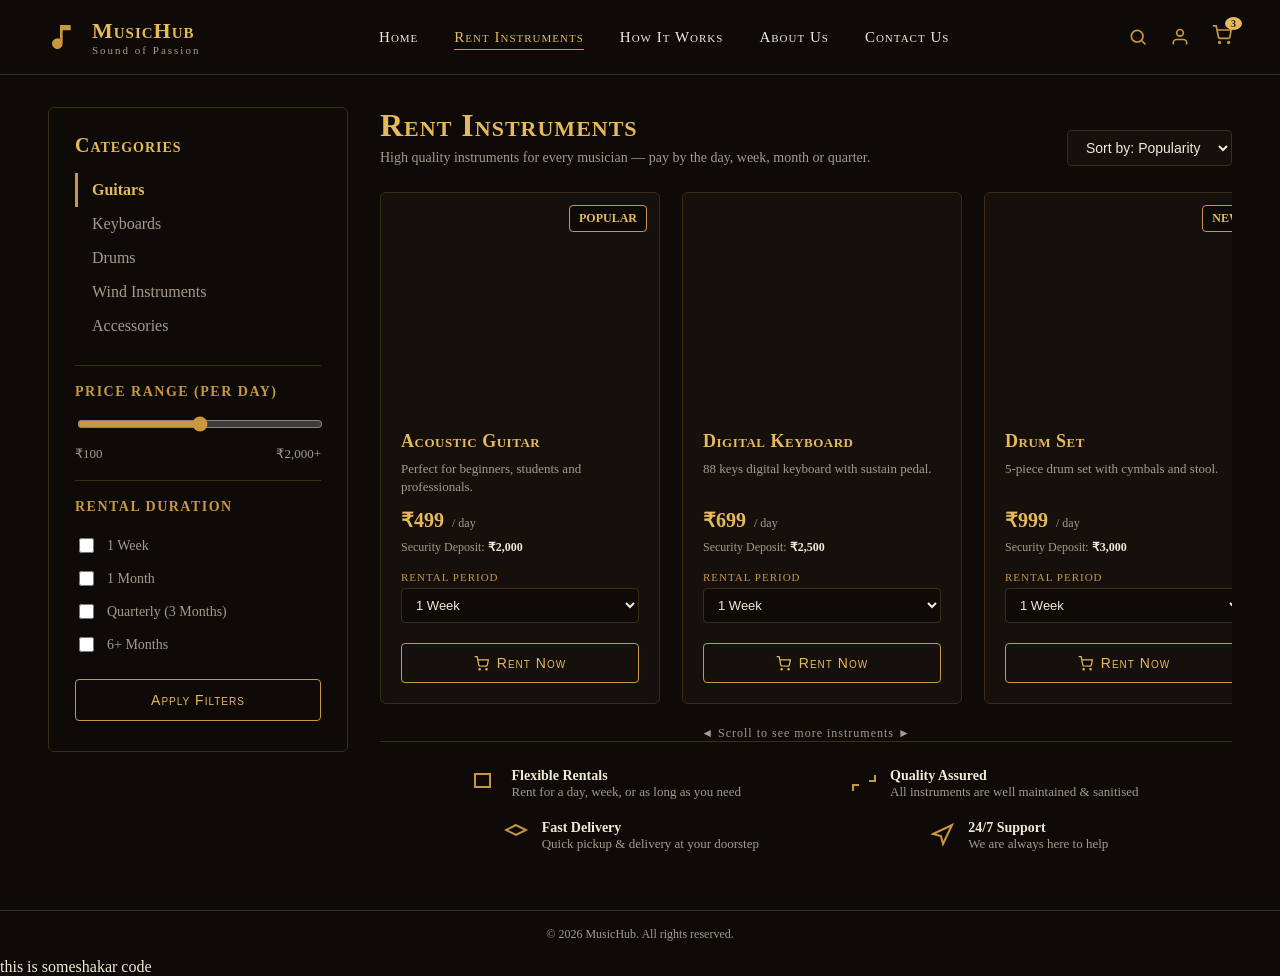
<file: rental.html>
<!DOCTYPE html>
<html lang="en">

<head>
    <meta charset="UTF-8">
    <meta name="viewport" content="width=device-width, initial-scale=1.0">
    <title>MusicHub — Rent Instruments</title>
    <style>
        :root {
            --bg: #0d0a08;
            --panel: #15100c;
            --line: #3a2c17;
            --gold: #c9973f;
            --gold-bright: #e6b95c;
            --cream: #f3e9d6;
            --muted: #a8998a;
        }

        * {
            box-sizing: border-box;
        }

        body {
            margin: 0;
            background: var(--bg);
            color: var(--cream);
            font-family: 'Georgia', 'Times New Roman', serif;
        }

        /* ---------- HEADER ---------- */
        header {
            display: flex;
            align-items: center;
            justify-content: space-between;
            padding: 18px 48px;
            border-bottom: 1px solid var(--line);
        }

        .logo {
            display: flex;
            align-items: center;
            gap: 12px;
        }

        .logo svg {
            width: 32px;
            height: 32px;
            fill: var(--gold);
        }

        .logo-text h1 {
            margin: 0;
            font-size: 22px;
            letter-spacing: 1px;
            color: var(--gold-bright);
            font-variant: small-caps;
        }

        .logo-text span {
            display: block;
            font-size: 11px;
            color: var(--muted);
            font-family: Georgia, serif;
            letter-spacing: 2px;
        }

        nav ul {
            display: flex;
            gap: 36px;
            list-style: none;
            margin: 0;
            padding: 0;
            font-variant: small-caps;
            letter-spacing: 1px;
            font-size: 15px;
        }

        nav a {
            color: var(--cream);
            text-decoration: none;
            border-bottom: 1px solid transparent;
            padding-bottom: 4px;
            transition: border-color .2s, color .2s;
        }

        nav a:hover,
        nav a.active {
            color: var(--gold-bright);
            border-color: var(--gold);
        }

        .header-icons {
            display: flex;
            align-items: center;
            gap: 22px;
        }

        .header-icons svg {
            width: 20px;
            height: 20px;
            stroke: var(--gold);
            fill: none;
            cursor: pointer;
        }

        .cart-wrap {
            position: relative;
        }

        .cart-badge {
            position: absolute;
            top: -8px;
            right: -10px;
            background: var(--gold-bright);
            color: #241a0c;
            font-size: 10px;
            font-weight: bold;
            padding: 1px 6px;
            border-radius: 50%;
        }

        /* ---------- LAYOUT ---------- */
        .page {
            display: flex;
            gap: 32px;
            padding: 32px 48px;
            align-items: flex-start;
        }

        /* ---------- SIDEBAR ---------- */
        .sidebar {
            width: 300px;
            flex-shrink: 0;
            border: 1px solid var(--line);
            border-radius: 6px;
            padding: 26px 26px 30px;
        }

        .sidebar h2 {
            margin: 0 0 16px;
            font-size: 20px;
            color: var(--gold-bright);
            font-variant: small-caps;
            letter-spacing: 1px;
        }

        .cat-list {
            list-style: none;
            margin: 0 0 22px;
            padding: 0;
        }

        .cat-list li {
            padding: 8px 0 8px 14px;
            color: var(--muted);
            cursor: pointer;
            border-left: 3px solid transparent;
            transition: all .2s;
        }

        .cat-list li:hover {
            color: var(--cream);
        }

        .cat-list li.active {
            color: var(--gold-bright);
            border-left-color: var(--gold);
            font-weight: bold;
        }

        .divider {
            border: none;
            border-top: 1px solid var(--line);
            margin: 18px 0;
        }

        .sidebar h3 {
            margin: 0 0 14px;
            font-size: 14px;
            letter-spacing: 1.5px;
            color: var(--gold);
            text-transform: uppercase;
        }

        .price-row {
            display: flex;
            justify-content: space-between;
            font-size: 13px;
            color: var(--muted);
            margin-top: 10px;
        }

        input[type="range"] {
            width: 100%;
            accent-color: var(--gold);
        }

        .duration-options label {
            display: flex;
            align-items: center;
            gap: 10px;
            font-size: 14px;
            color: var(--muted);
            padding: 6px 0;
            cursor: pointer;
        }

        .duration-options input[type="checkbox"] {
            accent-color: var(--gold);
            width: 15px;
            height: 15px;
        }

        .duration-options label:hover {
            color: var(--cream);
        }

        .apply-btn {
            width: 100%;
            margin-top: 18px;
            padding: 12px;
            background: transparent;
            border: 1px solid var(--gold);
            color: var(--gold-bright);
            font-variant: small-caps;
            letter-spacing: 1px;
            font-size: 14px;
            border-radius: 4px;
            cursor: pointer;
            transition: background .2s, color .2s;
        }

        .apply-btn:hover {
            background: var(--gold);
            color: #1a1208;
        }

        /* ---------- MAIN CONTENT ---------- */
        .main {
            flex: 1;
            min-width: 0;
        }

        .main-top {
            display: flex;
            justify-content: space-between;
            align-items: flex-end;
            margin-bottom: 8px;
            flex-wrap: wrap;
            gap: 14px;
        }

        .main-top h1 {
            margin: 0;
            font-size: 32px;
            color: var(--gold-bright);
            font-variant: small-caps;
            letter-spacing: 1px;
        }

        .main-top p {
            margin: 6px 0 0;
            color: var(--muted);
            font-size: 14px;
        }

        .sort-select select {
            background: var(--panel);
            color: var(--cream);
            border: 1px solid var(--line);
            padding: 8px 14px;
            border-radius: 4px;
            font-size: 14px;
        }

        /* ---------- SCROLLING CARD ROW ---------- */
        .card-scroll-wrap {
            margin-top: 26px;
            position: relative;
        }

        .card-row {
            display: flex;
            gap: 22px;
            overflow-x: auto;
            padding-bottom: 18px;
            scroll-behavior: smooth;
        }

        .card-row::-webkit-scrollbar {
            height: 8px;
        }

        .card-row::-webkit-scrollbar-track {
            background: var(--panel);
            border-radius: 4px;
        }

        .card-row::-webkit-scrollbar-thumb {
            background: var(--gold);
            border-radius: 4px;
        }

        .card {
            flex: 0 0 280px;
            border: 1px solid var(--line);
            border-radius: 6px;
            overflow: hidden;
            background: var(--panel);
            position: relative;
            display: flex;
            flex-direction: column;
            transition: transform .2s, border-color .2s;
        }

        .card:hover {
            transform: translateY(-4px);
            border-color: var(--gold);
        }

        .card-img {
            height: 220px;
            background-size: cover;
            background-position: center;
            position: relative;
        }

        .badge {
            position: absolute;
            top: 12px;
            right: 12px;
            border: 1px solid var(--gold);
            background: rgba(13, 10, 8, .85);
            color: var(--gold-bright);
            font-size: 12px;
            font-weight: bold;
            padding: 6px 9px;
            text-align: center;
            line-height: 1.1;
            border-radius: 4px;
        }

        .card-body {
            padding: 18px 20px 20px;
            display: flex;
            flex-direction: column;
            gap: 8px;
            flex: 1;
        }

        .card-body h3 {
            margin: 0;
            font-size: 18px;
            color: var(--gold-bright);
            font-variant: small-caps;
            letter-spacing: .5px;
        }

        .card-body p.desc {
            margin: 0;
            font-size: 13px;
            color: var(--muted);
            line-height: 1.4;
            min-height: 36px;
        }

        .price-line {
            display: flex;
            align-items: baseline;
            gap: 8px;
            margin-top: 4px;
        }

        .price-line .price {
            font-size: 20px;
            color: var(--gold-bright);
            font-weight: bold;
        }

        .price-line .unit {
            font-size: 12px;
            color: var(--muted);
        }

        .deposit {
            font-size: 12px;
            color: var(--muted);
        }

        .deposit strong {
            color: var(--cream);
        }

        .duration-select {
            margin-top: 8px;
        }

        .duration-select label {
            display: block;
            font-size: 11px;
            letter-spacing: 1px;
            text-transform: uppercase;
            color: var(--gold);
            margin-bottom: 5px;
        }

        .duration-select select {
            width: 100%;
            background: var(--bg);
            color: var(--cream);
            border: 1px solid var(--line);
            padding: 8px 10px;
            border-radius: 4px;
            font-size: 13px;
        }

        .rent-btn {
            margin-top: 12px;
            width: 100%;
            padding: 11px;
            background: transparent;
            border: 1px solid var(--gold);
            color: var(--gold-bright);
            font-variant: small-caps;
            letter-spacing: 1px;
            font-size: 14px;
            border-radius: 4px;
            cursor: pointer;
            display: flex;
            align-items: center;
            justify-content: center;
            gap: 8px;
            transition: background .2s, color .2s;
        }

        .rent-btn:hover {
            background: var(--gold);
            color: #1a1208;
        }

        .rent-btn svg {
            width: 15px;
            height: 15px;
        }

        .scroll-hint {
            text-align: center;
            font-size: 12px;
            color: var(--muted);
            letter-spacing: 1px;
            margin-top: 4px;
        }

        /* ---------- FOOTER STRIP ---------- */
        .strip {
            display: flex;
            justify-content: space-around;
            border-top: 1px solid var(--line);
            padding: 26px 48px;
            flex-wrap: wrap;
            gap: 20px;
        }

        .strip-item {
            display: flex;
            align-items: center;
            gap: 12px;
            color: var(--muted);
            font-size: 13px;
        }

        .strip-item svg {
            width: 26px;
            height: 26px;
            stroke: var(--gold);
            fill: none;
        }

        .strip-item strong {
            display: block;
            color: var(--cream);
            font-size: 14px;
        }

        footer.copy {
            text-align: center;
            padding: 16px;
            font-size: 12px;
            color: var(--muted);
            border-top: 1px solid var(--line);
        }

        @media (max-width: 900px) {
            .page {
                flex-direction: column;
                padding: 24px;
            }

            .sidebar {
                width: 100%;
            }

            header {
                padding: 16px 20px;
                flex-wrap: wrap;
                gap: 14px;
            }

            nav ul {
                gap: 18px;
                font-size: 13px;
            }
        }
    </style>
</head>

<body>

    <header>
        <div class="logo">
            <svg viewBox="0 0 24 24">
                <path d="M9 3v10.55A4 4 0 1 0 11 17V7h6V3H9z" />
            </svg>
            <div class="logo-text">
                <h1>MusicHub</h1>
                <span>Sound of Passion</span>
            </div>
        </div>
        <nav>
            <ul>
                <li><a href="#">Home</a></li>
                <li><a href="#" class="active">Rent Instruments</a></li>
                <li><a href="#">How It Works</a></li>
                <li><a href="#">About Us</a></li>
                <li><a href="#">Contact Us</a></li>
            </ul>
        </nav>
        <div class="header-icons">
            <svg viewBox="0 0 24 24" stroke-width="2">
                <circle cx="11" cy="11" r="7" />
                <line x1="21" y1="21" x2="16.65" y2="16.65" />
            </svg>
            <svg viewBox="0 0 24 24" stroke-width="2">
                <path d="M20 21v-2a4 4 0 0 0-4-4H8a4 4 0 0 0-4 4v2" />
                <circle cx="12" cy="7" r="4" />
            </svg>
            <div class="cart-wrap">
                <svg viewBox="0 0 24 24" stroke-width="2">
                    <circle cx="9" cy="21" r="1" />
                    <circle cx="20" cy="21" r="1" />
                    <path d="M1 1h4l2.68 13.39a2 2 0 0 0 2 1.61h9.72a2 2 0 0 0 2-1.61L23 6H6" />
                </svg>
                <span class="cart-badge">3</span>
            </div>
        </div>
    </header>

    <div class="page">

        <!-- SIDEBAR -->
        <aside class="sidebar">
            <h2>Categories</h2>
            <ul class="cat-list">
                <li class="active">Guitars</li>
                <li>Keyboards</li>
                <li>Drums</li>
                <li>Wind Instruments</li>
                <li>Accessories</li>
            </ul>

            <hr class="divider">

            <h3>Price Range (per day)</h3>
            <input type="range" min="100" max="2000">
            <div class="price-row">
                <span>₹100</span>
                <span>₹2,000+</span>
            </div>

            <hr class="divider">

            <h3>Rental Duration</h3>
            <div class="duration-options">
                <label><input type="checkbox"> 1 Week</label>
                <label><input type="checkbox"> 1 Month</label>
                <label><input type="checkbox"> Quarterly (3 Months)</label>
                <label><input type="checkbox"> 6+ Months</label>
            </div>

            <button class="apply-btn">Apply Filters</button>
        </aside>

        <!-- MAIN -->
        <main class="main">
            <div class="main-top">
                <div>
                    <h1>Rent Instruments</h1>
                    <p>High quality instruments for every musician — pay by the day, week, month or quarter.</p>
                </div>
                <div class="sort-select">
                    <select>
                        <option>Sort by: Popularity</option>
                        <option>Price: Low to High</option>
                        <option>Price: High to Low</option>
                        <option>Newest</option>
                    </select>
                </div>
            </div>

            <div class="card-scroll-wrap">
                <div class="card-row">

                    <!-- CARD 1 -->
                    <div class="card">
                        <div class="card-img"
                            style="background-image:url('https://images.unsplash.com/photo-1510915361894-db8b60106cb1?w=500&q=80');">
                            <div class="badge">POPULAR</div>
                        </div>
                        <div class="card-body">
                            <h3>Acoustic Guitar</h3>
                            <p class="desc">Perfect for beginners, students and professionals.</p>
                            <div class="price-line"><span class="price">₹499</span><span class="unit">/ day</span></div>
                            <div class="deposit">Security Deposit: <strong>₹2,000</strong></div>
                            <div class="duration-select">
                                <label>Rental Period</label>
                                <select>
                                    <option>1 Week</option>
                                    <option>1 Month</option>
                                    <option>Quarterly (3 Months)</option>
                                </select>
                            </div>
                            <button class="rent-btn">
                                <svg viewBox="0 0 24 24" stroke="currentColor" stroke-width="2">
                                    <circle cx="9" cy="21" r="1" />
                                    <circle cx="20" cy="21" r="1" />
                                    <path d="M1 1h4l2.68 13.39a2 2 0 0 0 2 1.61h9.72a2 2 0 0 0 2-1.61L23 6H6" />
                                </svg>
                                Rent Now
                            </button>
                        </div>
                    </div>

                    <!-- CARD 2 -->
                    <div class="card">
                        <div class="card-img"
                            style="background-image:url('https://images.unsplash.com/photo-1552422535-c45813c61732?w=500&q=80');">
                        </div>
                        <div class="card-body">
                            <h3>Digital Keyboard</h3>
                            <p class="desc">88 keys digital keyboard with sustain pedal.</p>
                            <div class="price-line"><span class="price">₹699</span><span class="unit">/ day</span></div>
                            <div class="deposit">Security Deposit: <strong>₹2,500</strong></div>
                            <div class="duration-select">
                                <label>Rental Period</label>
                                <select>
                                    <option>1 Week</option>
                                    <option>1 Month</option>
                                    <option>Quarterly (3 Months)</option>
                                </select>
                            </div>
                            <button class="rent-btn">
                                <svg viewBox="0 0 24 24" stroke="currentColor" stroke-width="2">
                                    <circle cx="9" cy="21" r="1" />
                                    <circle cx="20" cy="21" r="1" />
                                    <path d="M1 1h4l2.68 13.39a2 2 0 0 0 2 1.61h9.72a2 2 0 0 0 2-1.61L23 6H6" />
                                </svg>
                                Rent Now
                            </button>
                        </div>
                    </div>

                    <!-- CARD 3 -->
                    <div class="card">
                        <div class="card-img"
                            style="background-image:url('https://images.unsplash.com/photo-1519892300165-cb5542fb47c7?w=500&q=80');">
                            <div class="badge">NEW</div>
                        </div>
                        <div class="card-body">
                            <h3>Drum Set</h3>
                            <p class="desc">5-piece drum set with cymbals and stool.</p>
                            <div class="price-line"><span class="price">₹999</span><span class="unit">/ day</span></div>
                            <div class="deposit">Security Deposit: <strong>₹3,000</strong></div>
                            <div class="duration-select">
                                <label>Rental Period</label>
                                <select>
                                    <option>1 Week</option>
                                    <option>1 Month</option>
                                    <option>Quarterly (3 Months)</option>
                                </select>
                            </div>
                            <button class="rent-btn">
                                <svg viewBox="0 0 24 24" stroke="currentColor" stroke-width="2">
                                    <circle cx="9" cy="21" r="1" />
                                    <circle cx="20" cy="21" r="1" />
                                    <path d="M1 1h4l2.68 13.39a2 2 0 0 0 2 1.61h9.72a2 2 0 0 0 2-1.61L23 6H6" />
                                </svg>
                                Rent Now
                            </button>
                        </div>
                    </div>

                    <!-- CARD 4 -->
                    <div class="card">
                        <div class="card-img"
                            style="background-image:url('https://images.unsplash.com/photo-1516924962500-2b4b3b99ea02?w=500&q=80');">
                        </div>
                        <div class="card-body">
                            <h3>Electric Guitar</h3>
                            <p class="desc">Great sound, stylish design, includes amplifier.</p>
                            <div class="price-line"><span class="price">₹599</span><span class="unit">/ day</span></div>
                            <div class="deposit">Security Deposit: <strong>₹2,000</strong></div>
                            <div class="duration-select">
                                <label>Rental Period</label>
                                <select>
                                    <option>1 Week</option>
                                    <option>1 Month</option>
                                    <option>Quarterly (3 Months)</option>
                                </select>
                            </div>
                            <button class="rent-btn">
                                <svg viewBox="0 0 24 24" stroke="currentColor" stroke-width="2">
                                    <circle cx="9" cy="21" r="1" />
                                    <circle cx="20" cy="21" r="1" />
                                    <path d="M1 1h4l2.68 13.39a2 2 0 0 0 2 1.61h9.72a2 2 0 0 0 2-1.61L23 6H6" />
                                </svg>
                                Rent Now
                            </button>
                        </div>
                    </div>

                    <!-- CARD 5 -->
                    <div class="card">
                        <div class="card-img"
                            style="background-image:url('https://images.unsplash.com/photo-1465847899084-d164df4dedc6?w=500&q=80');">
                            <div class="badge">TRENDING</div>
                        </div>
                        <div class="card-body">
                            <h3>Classical Guitar</h3>
                            <p class="desc">Perfect for classical music lovers and beginners.</p>
                            <div class="price-line"><span class="price">₹449</span><span class="unit">/ day</span></div>
                            <div class="deposit">Security Deposit: <strong>₹1,800</strong></div>
                            <div class="duration-select">
                                <label>Rental Period</label>
                                <select>
                                    <option>1 Week</option>
                                    <option>1 Month</option>
                                    <option>Quarterly (3 Months)</option>
                                </select>
                            </div>
                            <button class="rent-btn">
                                <svg viewBox="0 0 24 24" stroke="currentColor" stroke-width="2">
                                    <circle cx="9" cy="21" r="1" />
                                    <circle cx="20" cy="21" r="1" />
                                    <path d="M1 1h4l2.68 13.39a2 2 0 0 0 2 1.61h9.72a2 2 0 0 0 2-1.61L23 6H6" />
                                </svg>
                                Rent Now
                            </button>
                        </div>
                    </div>

                    <!-- CARD 6 -->
                    <div class="card">
                        <div class="card-img"
                            style="background-image:url('https://images.unsplash.com/photo-1465225314224-587cd83d322b?w=500&q=80');">
                        </div>
                        <div class="card-body">
                            <h3>Saxophone</h3>
                            <p class="desc">Rich tone brass saxophone, ideal for jazz.</p>
                            <div class="price-line"><span class="price">₹899</span><span class="unit">/ day</span></div>
                            <div class="deposit">Security Deposit: <strong>₹3,500</strong></div>
                            <div class="duration-select">
                                <label>Rental Period</label>
                                <select>
                                    <option>1 Week</option>
                                    <option>1 Month</option>
                                    <option>Quarterly (3 Months)</option>
                                </select>
                            </div>
                            <button class="rent-btn">
                                <svg viewBox="0 0 24 24" stroke="currentColor" stroke-width="2">
                                    <circle cx="9" cy="21" r="1" />
                                    <circle cx="20" cy="21" r="1" />
                                    <path d="M1 1h4l2.68 13.39a2 2 0 0 0 2 1.61h9.72a2 2 0 0 0 2-1.61L23 6H6" />
                                </svg>
                                Rent Now
                            </button>
                        </div>
                    </div>

                </div>
                <div class="scroll-hint">◄ Scroll to see more instruments ►</div>
            </div>

            <div class="strip">
                <div class="strip-item">
                    <svg stroke-width="2">
                        <rect x="1" y="3" width="15" height="13" />
                    </svg>
                    <div><strong>Flexible Rentals</strong>Rent for a day, week, or as long as you need</div>
                </div>
                <div class="strip-item">
                    <svg stroke-width="2">
                        <path d="M23 4v6h-6M1 20v-6h6" />
                    </svg>
                    <div><strong>Quality Assured</strong>All instruments are well maintained & sanitised</div>
                </div>
                <div class="strip-item">
                    <svg stroke-width="2">
                        <path d="M12 2L2 7l10 5 10-5-10-5z" />
                    </svg>
                    <div><strong>Fast Delivery</strong>Quick pickup & delivery at your doorstep</div>
                </div>
                <div class="strip-item">
                    <svg stroke-width="2">
                        <path d="M3 11l19-9-9 19-2-8-8-2z" />
                    </svg>
                    <div><strong>24/7 Support</strong>We are always here to help</div>
                </div>
            </div>
        </main>
    </div>

    <footer class="copy">© 2026 MusicHub. All rights reserved.</footer>

</body>

</html> this is someshakar code
</file>
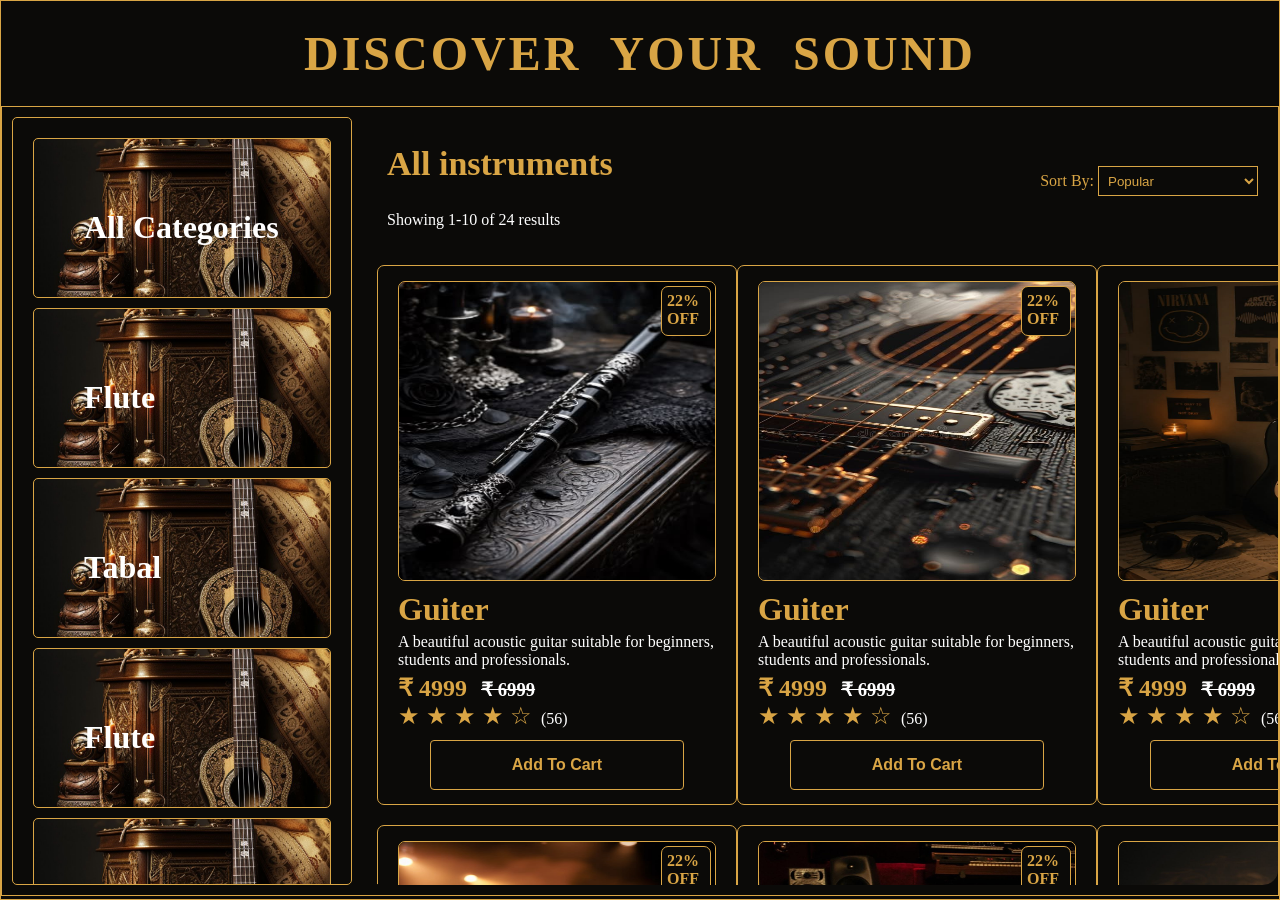
<file: test.html>
<!DOCTYPE html>
<html lang="en">

<head>
    <meta charset="UTF-8">
    <meta name="viewport" content="width=device-width, initial-scale=1.0">
    <title>Document</title>
    <style>
        * {
            box-sizing: border-box;
        }

        body {
            height: 100vh;
            overflow: hidden;
            margin: 0;
            box-sizing: border-box;
            background-color: #0b0a08;
            color: white;
            border: 1px groove #d9a545;
        }

        header {
            color: #d9a545;
            padding: 25px;
            text-align: center;
            font-size: 24px;
            box-sizing: border-box;
        }

        header h1 {
            margin: 0;
            word-spacing: 15px;
            letter-spacing: 3px;
            font-weight: bold;
        }

        .container {
            width: 100%;
            height: calc(100vh - 110px);
            border: 1px solid #d9a545;
            box-sizing: border-box;
            display: flex;
            gap: 5px;
        }

        .left-container {
            width: 340px;
            height: calc(100% - 20px);
            margin: 10px;
            border: 1px solid #d9a545;
            overflow-y: auto;
            display: flex;
            flex-direction: column;
            gap: 10px;
            padding: 20px;
            border-radius: 5px;
            scrollbar-width: none;
            box-sizing: border-box;
        }

        .type {
            flex-shrink: 0;
            border: 1px solid #d9a545;
            width: 100%;
            height: 160px;
            border-radius: 5px;
            background: url(public1/guiter6.jpeg);
            background-repeat: no-repeat;
            background-position: center;
            background-size: cover;
            position: relative;
            transition: 300ms;
        }

        .type:hover {
            transform: scale(1.08);
        }

        .name {
            position: absolute;
            top: 70px;
            left: 50px;
            font-size: xx-large;
            font-weight: bold;
        }

        .right-container {
            flex: 1;
            height: calc(100% - 10px);
            overflow-y: auto;
            padding: 0 10px;
            border-radius: 15px;
            scrollbar-width: none;
        }

        .filters {
            display: flex;
            justify-content: space-between;
            padding: 10px;
            align-items: center;
            position: sticky;
            background-color: #0b0a08;
            top: 0;
            z-index: 1000;
        }

        .categories-head h2 {
            font-size: 34px;
            color: #d9a545;
        }

        .filters label {
            color: #d9a545;
        }

        .filters select {
            width: 160px;
            height: 30px;
            background-color: #0b0a08;
            border: 1px solid #d9a545;
            color: #d9a545;
            padding: 5px;
            outline: none;
        }


        .cards-container {
            display: grid;
            grid-template-columns: repeat(3, 1fr);
            row-gap: 20px;
            margin-top: 10px;
        }

        .item {
            width: 360px;
            height: 540px;
            margin: 0 auto;
            z-index: 900;
            border-radius: 7px;
            border: 1px groove #d9a545;
            padding: 5px 20px;
            transition: 300ms;
            cursor: pointer;
            position: relative;
        }

        .product-img {
            width: 100%;
            height: 300px;
            margin: 10px auto;
            display: block;
            border-radius: 7px;
            border: 1px groove #d9a545;
        }

        /* .item:hover {
            transform: scale(1.05);
        } */

        .offer {
            width: 50px;
            height: 50px;
            padding: 5px;
            color: #d9a545;
            font-weight: bold;
            background-color: #0b0a08;
            border: 1px groove #d9a545;
            border-radius: 7px;
            position: absolute;
            top: 20px;
            right: 25px;
            animation-name: offercard;
            animation-duration: 1200ms;
            animation-iteration-count: infinite;
            animation-direction: alternate;
            animation-timing-function: ease-in-out;
        }

        @keyframes offercard {
            0% {
                transform: translateY(-3px);
            }

            100% {
                transform: translateY(3px);
            }
        }

        .item h1 {
            font-size: xx-large;
            margin: 0;
            color: #d9a545;
        }

        .item h2 {
            margin: 10px 0;
            display: inline;
            color: #d9a545;
        }

        .item h3 {
            display: inline;
            margin-left: 10px;
        }

        .item p {
            margin: 5px 0;
        }

        .star {
            font-size: x-large;
            display: block;
            margin: 5px 0;
            color: #d9a545;
            display: inline;
            margin-right: 5px;
        }

        .cart {
            width: 80%;
            display: block;
            margin: 10px auto;
            height: 50px;
            background-color: #0b0a08;
            color: #d9a545;
            border-radius: 4px;
            font-size: medium;
            border: 1px groove #d9a545;
            font-weight: bold;
            outline: none;
            cursor: pointer;
        }

        .cart:hover {
            background-color: #d9a545;
            color: #0b0a08;
        }

        #details {
            height: 700px;
            width: 600px;
            border: none;
            box-shadow: 10px 10px 10px gray;
        }


        /* Tablet section */
        @media (max-width: 767px) {
            body {
                height: 100svh;
                border: 0.5px groove #d9a545;
            }

            header {
                padding: 15px;
                font-size: 20px;
            }

            .container {
                width: 100%;
                height: calc(100svh - 79px);
                box-sizing: border-box;
                gap: 5px;
                border: 0.5px groove #d9a545;
            }

            .left-container {
                width: 180px;
                height: calc(100% - 10px);
                margin: 5px;
                border: 0.5px solid #d9a545;
                justify-content: flex-start;
                align-items: center;
                gap: 10px;
                padding: 10px;
                border-radius: 7px;
            }

            .type {
                flex-shrink: 0;
                border: 0.5px groove #d9a545;
                width: 100%;
                height: 140px;
                border-radius: 5px;
            }

            .name {
                position: absolute;
                top: 20px;
                left: 18px;
                font-size: 28px;
            }

            .right-container {
                height: calc(100%);
                padding: 0;
                margin-left: -9px;
                box-sizing: border-box;
                border-radius: 2px;
            }

            .filters {
                flex-direction: row;
                padding: 6px;
                align-items: center;
                position: sticky;
                background-color: #0b0a08;
                top: 0;
                z-index: 1000;
            }

            .categories-head h2 {
                font-size: 38px;
                margin: 0;
                color: #d9a545;
            }

            .categories-head p {
                font-size: medium;
            }

            .filters label {
                font-size: 18px;
            }

            .filters select {
                width: 160px;
                height: 32px;
                border: 0.5px solid #d9a545;
                padding: 3px;
            }

            .cards-container {
                display: grid;
                grid-template-columns: repeat(2, 1fr);
                row-gap: 10px;
                column-gap: 5px;
            }

            .item {
                width: 270px;
                height: 480px;
                border-radius: 7px;
                border: 0.5px groove #d9a545;
                padding: 0 10px;
                transition: 300ms;
                cursor: pointer;
                position: relative;
            }

            .product-img {
                width: 100%;
                border: 0.5px groove #d9a545;
                height: 240px;
                margin: 13px auto;
            }

            .offer {
                width: 50px;
                height: 50px;
                padding: 5px;
                font-weight: bold;
                border: 0.4px groove #d9a545;
                border-radius: 3px;
                top: 18px;
                right: 15px;
            }

            .item h1 {
                font-size: x-large;
                padding: 0;
            }

        }

        /* Mobile section */
        @media (max-width: 480px) {
            body {
                height: 100svh;
                border: 0.5px groove #d9a545;
            }

            header {
                padding: 10px;
                font-size: 13px;
            }

            .container {
                width: 100%;
                height: calc(100svh - 83px);
                box-sizing: border-box;
                gap: 5px;
                border: 0.5px groove #d9a545;
            }

            .left-container {
                width: 100px;
                height: calc(100% - 10px);
                margin: 5px;
                border: 0.5px solid #d9a545;
                overflow-y: auto;
                display: flex;
                flex-direction: column;
                justify-content: flex-start;
                align-items: center;
                gap: 5px;
                padding: 5px;
                border-radius: 7px;
                scrollbar-width: none;
                box-sizing: border-box;
            }

            .type {
                flex-shrink: 0;
                border: 0.5px groove #d9a545;
                width: 100%;
                height: 70px;
                border-radius: 5px;
            }

            .name {
                position: absolute;
                top: 20px;
                left: 7px;
                font-size: small;
            }

            .right-container {
                height: calc(100%);
                padding: 0;
                margin-left: -9px;
                box-sizing: border-box;
                border-radius: 2px;
            }

            .filters {
                flex-direction: column;
                padding: 6px;
                align-items: flex-start;
                position: sticky;
                background-color: #0b0a08;
                top: 0;
                z-index: 1000;
            }

            .categories-head h2 {
                font-size: 24px;
                margin: 0;
                color: #d9a545;
            }

            .categories-head p {
                font-size: x-small;
            }

            .filters label {
                font-size: 15px;
            }

            .filters select {
                width: 130px;
                height: 27px;
                border: 0.5px solid #d9a545;
                padding: 3px;
            }

            .cards-container {
                display: grid;
                grid-template-columns: repeat(2, 1fr);
                row-gap: 10px;
                column-gap: 3px;
            }

            .item {
                width: 120px;
                height: 230px;
                border-radius: 7px;
                border: 0.5px groove #d9a545;
                padding: 0 5px;
                transition: 300ms;
                cursor: pointer;
                position: relative;
            }

            .product-img {
                width: 100%;
                border: 0.5px groove #d9a545;
                height: 90px;
                margin: 5px auto;
            }

            .offer {
                width: 30px;
                height: 30px;
                padding: 5px;
                font-size: 9px;
                font-weight: bold;
                border: 0.4px groove #d9a545;
                border-radius: 3px;
                top: 10px;
                right: 8px;
            }

            .item h1 {
                font-size: small;
                padding: 0;
            }

            .item p {
                display: none;
            }

            .item h3 {
                display: inline;
                font-size: x-small;
                margin-left: 5px;
            }

            .item h2 {
                margin: 5px 0;
                font-size: x-small;
            }

            .star {
                font-size: x-small;
                margin: 5px 0;
                margin-right: 5px;
            }

            .item span {
                font-size: x-small;
            }

            .cart {
                width: 80%;
                display: block;
                margin: 10px auto;
                height: 40px;
                background-color: #0b0a08;
                color: #d9a545;
                border-radius: 4px;
                font-size: x-small;
                border: 0.4px groove #d9a545;
                font-weight: bold;
                outline: none;
                cursor: pointer;
            }
        }
    </style>
</head>

<body>
    <!-- Heading Section -->
    <header>
        <h1>
            <h1>DISCOVER YOUR SOUND</h1>
        </h1>
    </header>

    <!-- Main section -->
    <section class="container">

        <!-- Left Section -->
        <aside class="left-container">
            <div class="type">
                <div class="name">All Categories</div>
            </div>
            <div class="type">
                <div class="name">Flute</div>
            </div>
            <div class="type">
                <div class="name">Tabal</div>
            </div>
            <div class="type">
                <div class="name">Flute</div>
            </div>
            <div class="type">
                <div class="name">Drum</div>
            </div>
            <div class="type">
                <div class="name">Band set</div>
            </div>
            <div class="type">
                <div class="name">Saxaphone</div>
            </div>
            <div class="type">
                <div class="name">Trumpet</div>
            </div>
            <div class="type">
                <div class="name">Tuba</div>
            </div>
            <div class="type">
                <div class="name">Keyboard</div>
            </div>
            <div class="type">
                <div class="name">Cello</div>
            </div>
            <div class="type">
                <div class="name">Violin</div>
            </div>
            <div class="type">
                <div class="name">Guitar</div>
            </div>
            <div class="type">
                <div class="name">Snare Drum</div>
            </div>
        </aside>


        <!-- Right Content Section -->

        <main class="right-container">
            <!-- Header section -->
            <div class="filters">
                <div class="categories-head">
                    <h2>All instruments</h2>
                    <p>Showing 1-10 of 24 results</p>
                </div>
                <div>
                    <label for="">Sort By: </label><select name="" id="">
                        <option value="">Popular</option>
                        <option value="">High price to low</option>
                        <option value="">Lower price to higher</option>
                        <option value="">To rated</option>
                    </select>
                </div>
            </div>

            <!-- Cards section -->
            <div class="cards-container">
                <div class="item" id="guiter">
                    <img src="public1/flute1.jpeg" class="product-img" alt="">
                    <div class="offer">22% OFF</div>
                    <h1>Guiter</h1>
                    <p>A beautiful acoustic guitar suitable for beginners, students and professionals.</p>
                    <h2>&#8377; 4999</h2>
                    <h3><del>&#8377; 6999</del></h3><br>
                    <span class="star">&#9733; &#9733; &#9733; &#9733; &#9734;</span><span> (56)</span>
                    <button class="cart"><span>Add To Cart</span></button>
                </div>
                <!-- <dialog id="details">
                    <h4>This is the content when you click on the button to get the dialog box</h4>
                    <button id="cbtn">Close</button>
                </dialog> -->
                <div class="item">
                    <img src="public1/guiter1.jpeg" class="product-img" alt="">
                    <div class="offer">22% OFF</div>
                    <h1>Guiter</h1>
                    <p>A beautiful acoustic guitar suitable for beginners, students and professionals.</p>
                    <h2>&#8377; 4999</h2>
                    <h3><del>&#8377; 6999</del></h3><br>
                    <span class="star">&#9733; &#9733; &#9733; &#9733; &#9734;</span><span> (56)</span>
                    <button class="cart">Add To Cart</button>
                </div>
                <div class="item">
                    <img src="public1/guiter3.jpeg" class="product-img" alt="">
                    <div class="offer">22% OFF</div>
                    <h1>Guiter</h1>
                    <p>A beautiful acoustic guitar suitable for beginners, students and professionals.</p>
                    <h2>&#8377; 4999</h2>
                    <h3><del>&#8377; 6999</del></h3><br>
                    <span class="star">&#9733; &#9733; &#9733; &#9733; &#9734;</span><span> (56)</span>
                    <button class="cart">Add To Cart</button>
                </div>
                <div class="item">
                    <img src="public1/guiter4.jpeg" class="product-img" alt="">
                    <div class="offer">22% OFF</div>
                    <h1>Guiter</h1>
                    <p>A beautiful acoustic guitar suitable for beginners, students and professionals.</p>
                    <h2>&#8377; 4999</h2>
                    <h3><del>&#8377; 6999</del></h3><br>
                    <span class="star">&#9733; &#9733; &#9733; &#9733; &#9734;</span><span> (56)</span>
                    <button class="cart">Add To Cart</button>
                </div>
                <div class="item">
                    <img src="public1/guiter5.jpeg" class="product-img" alt="">
                    <div class="offer">22% OFF</div>
                    <h1>Guiter</h1>
                    <p>A beautiful acoustic guitar suitable for beginners, students and professionals.</p>
                    <h2>&#8377; 4999</h2>
                    <h3><del>&#8377; 6999</del></h3><br>
                    <span class="star">&#9733; &#9733; &#9733; &#9733; &#9734;</span><span> (56)</span>
                    <button class="cart">Add To Cart</button>
                </div>
                <div class="item">
                    <img src="public1/guiter6.jpeg" class="product-img" alt="">
                    <div class="offer">22% OFF</div>
                    <h1>Guiter</h1>
                    <p>A beautiful acoustic guitar suitable for beginners, students and professionals.</p>
                    <h2>&#8377; 4999</h2>
                    <h3><del>&#8377; 6999</del></h3><br>
                    <span class="star">&#9733; &#9733; &#9733; &#9733; &#9734;</span><span> (56)</span>
                    <button class="cart">Add To Cart</button>
                </div>
                <div class="item">
                    <img src="public1/guiter7.jpeg" class="product-img" alt="">
                    <div class="offer">22% OFF</div>
                    <h1>Guiter</h1>
                    <p>A beautiful acoustic guitar suitable for beginners, students and professionals.</p>
                    <h2>&#8377; 4999</h2>
                    <h3><del>&#8377; 6999</del></h3><br>
                    <span class="star">&#9733; &#9733; &#9733; &#9733; &#9734;</span><span> (56)</span>
                    <button class="cart">Add To Cart</button>
                </div>
                <div class="item">
                    <img src="public1/piano1.jpeg" class="product-img" alt="">
                    <div class="offer">22% OFF</div>
                    <h1>Guiter</h1>
                    <p>A beautiful acoustic guitar suitable for beginners, students and professionals.</p>
                    <h2>&#8377; 4999</h2>
                    <h3><del>&#8377; 6999</del></h3><br>
                    <span class="star">&#9733; &#9733; &#9733; &#9733; &#9734;</span><span> (56)</span>
                    <button class="cart">Add To Cart</button>
                </div>
                <div class="item">
                    <img src="public1/piano2.jpeg" class="product-img" alt="">
                    <div class="offer">22% OFF</div>
                    <h1>Guiter</h1>
                    <p>A beautiful acoustic guitar suitable for beginners, students and professionals.</p>
                    <h2>&#8377; 4999</h2>
                    <h3><del>&#8377; 6999</del></h3><br>
                    <span class="star">&#9733; &#9733; &#9733; &#9733; &#9734;</span><span> (56)</span>
                    <button class="cart">Add To Cart</button>
                </div>
                <div class="item">
                    <img src="public1/piano3.jpeg" class="product-img" alt="">
                    <div class="offer">22% OFF</div>
                    <h1>Guiter</h1>
                    <p>A beautiful acoustic guitar suitable for beginners, students and professionals.</p>
                    <h2>&#8377; 4999</h2>
                    <h3><del>&#8377; 6999</del></h3><br>
                    <span class="star">&#9733; &#9733; &#9733; &#9733; &#9734;</span><span> (56)</span>
                    <button class="cart">Add To Cart</button>
                </div>
                <div class="item">
                    <img src="public1/piano4.jpeg" class="product-img" alt="">
                    <div class="offer">22% OFF</div>
                    <h1>Guiter</h1>
                    <p>A beautiful acoustic guitar suitable for beginners, students and professionals.</p>
                    <h2>&#8377; 4999</h2>
                    <h3><del>&#8377; 6999</del></h3><br>
                    <span class="star">&#9733; &#9733; &#9733; &#9733; &#9734;</span><span> (56)</span>
                    <button class="cart">Add To Cart</button>
                </div>
                <div class="item">
                    <img src="public1/piano5.jpeg" class="product-img" alt="">
                    <div class="offer">22% OFF</div>
                    <h1>Guiter</h1>
                    <p>A beautiful acoustic guitar suitable for beginners, students and professionals.</p>
                    <h2>&#8377; 4999</h2>
                    <h3><del>&#8377; 6999</del></h3><br>
                    <span class="star">&#9733; &#9733; &#9733; &#9733; &#9734;</span><span> (56)</span>
                    <button class="cart">Add To Cart</button>
                </div>
                <div class="item">
                    <img src="public1/piano6.jpeg" class="product-img" alt="">
                    <div class="offer">22% OFF</div>
                    <h1>Guiter</h1>
                    <p>A beautiful acoustic guitar suitable for beginners, students and professionals.</p>
                    <h2>&#8377; 4999</h2>
                    <h3><del>&#8377; 6999</del></h3><br>
                    <span class="star">&#9733; &#9733; &#9733; &#9733; &#9734;</span><span> (56)</span>
                    <button class="cart">Add To Cart</button>
                </div>
                <div class="item">
                    <img src="public1/tabala1.jpeg" class="product-img" alt="">
                    <div class="offer">22% OFF</div>
                    <h1>Guiter</h1>
                    <p>A beautiful acoustic guitar suitable for beginners, students and professionals.</p>
                    <h2>&#8377; 4999</h2>
                    <h3><del>&#8377; 6999</del></h3><br>
                    <span class="star">&#9733; &#9733; &#9733; &#9733; &#9734;</span><span> (56)</span>
                    <button class="cart">Add To Cart</button>
                </div>
                <div class="item">
                    <img src="public1/tabala2.jpeg" class="product-img" alt="">
                    <div class="offer">22% OFF</div>
                    <h1>Guiter</h1>
                    <p>A beautiful acoustic guitar suitable for beginners, students and professionals.</p>
                    <h2>&#8377; 4999</h2>
                    <h3><del>&#8377; 6999</del></h3><br>
                    <span class="star">&#9733; &#9733; &#9733; &#9733; &#9734;</span><span> (56)</span>
                    <button class="cart">Add To Cart</button>
                </div>
                <div class="item">
                    <img src="public1/tabala3.jpeg" class="product-img" alt="">
                    <div class="offer">22% OFF</div>
                    <h1>Guiter</h1>
                    <p>A beautiful acoustic guitar suitable for beginners, students and professionals.</p>
                    <h2>&#8377; 4999</h2>
                    <h3><del>&#8377; 6999</del></h3><br>
                    <span class="star">&#9733; &#9733; &#9733; &#9733; &#9734;</span><span> (56)</span>
                    <button class="cart">Add To Cart</button>
                </div>
                <div class="item">
                    <img src="public1/tabala4.jpeg" class="product-img" alt="">
                    <div class="offer">22% OFF</div>
                    <h1>Guiter</h1>
                    <p>A beautiful acoustic guitar suitable for beginners, students and professionals.</p>
                    <h2>&#8377; 4999</h2>
                    <h3><del>&#8377; 6999</del></h3><br>
                    <span class="star">&#9733; &#9733; &#9733; &#9733; &#9734;</span><span> (56)</span>
                    <button class="cart">Add To Cart</button>
                </div>
                <div class="item">
                    <img src="public1/tabala5.jpeg" class="product-img" alt="">
                    <div class="offer">22% OFF</div>
                    <h1>Guiter</h1>
                    <p>A beautiful acoustic guitar suitable for beginners, students and professionals.</p>
                    <h2>&#8377; 4999</h2>
                    <h3><del>&#8377; 6999</del></h3><br>
                    <span class="star">&#9733; &#9733; &#9733; &#9733; &#9734;</span><span> (56)</span>
                    <button class="cart">Add To Cart</button>
                </div>
                <div class="item">
                    <img src="public1/veena1.jpeg" class="product-img" alt="">
                    <div class="offer">22% OFF</div>
                    <h1>Guiter</h1>
                    <p>A beautiful acoustic guitar suitable for beginners, students and professionals.</p>
                    <h2>&#8377; 4999</h2>
                    <h3><del>&#8377; 6999</del></h3><br>
                    <span class="star">&#9733; &#9733; &#9733; &#9733; &#9734;</span><span> (56)</span>
                    <button class="cart">Add To Cart</button>
                </div>
                <div class="item">
                    <img src="public1/veena2.jpeg" class="product-img" alt="">
                    <div class="offer">22% OFF</div>
                    <h1>Guiter</h1>
                    <p>A beautiful acoustic guitar suitable for beginners, students and professionals.</p>
                    <h2>&#8377; 4999</h2>
                    <h3><del>&#8377; 6999</del></h3><br>
                    <span class="star">&#9733; &#9733; &#9733; &#9733; &#9734;</span><span> (56)</span>
                    <button class="cart">Add To Cart</button>
                </div>
                <div class="item">
                    <img src="public1/veena3.jpeg" class="product-img" alt="">
                    <div class="offer">22% OFF</div>
                    <h1>Guiter</h1>
                    <p>A beautiful acoustic guitar suitable for beginners, students and professionals.</p>
                    <h2>&#8377; 4999</h2>
                    <h3><del>&#8377; 6999</del></h3><br>
                    <span class="star">&#9733; &#9733; &#9733; &#9733; &#9734;</span><span> (56)</span>
                    <button class="cart">Add To Cart</button>
                </div>
                <div class="item">
                    <img src="public1/veena4.jpeg" class="product-img" alt="">
                    <div class="offer">22% OFF</div>
                    <h1>Guiter</h1>
                    <p>A beautiful acoustic guitar suitable for beginners, students and professionals.</p>
                    <h2>&#8377; 4999</h2>
                    <h3><del>&#8377; 6999</del></h3><br>
                    <span class="star">&#9733; &#9733; &#9733; &#9733; &#9734;</span><span> (56)</span>
                    <button class="cart">Add To Cart</button>
                </div>
                <div class="item">
                    <img src="public1/veena5.jpeg" class="product-img" alt="">
                    <div class="offer">22% OFF</div>
                    <h1>Guiter</h1>
                    <p>A beautiful acoustic guitar suitable for beginners, students and professionals.</p>
                    <h2>&#8377; 4999</h2>
                    <h3><del>&#8377; 6999</del></h3><br>
                    <span class="star">&#9733; &#9733; &#9733; &#9733; &#9734;</span><span> (56)</span>
                    <button class="cart">Add To Cart</button>
                </div>
                <div class="item">
                    <img src="public1/veena6.jpeg" class="product-img" alt="">
                    <div class="offer">22% OFF</div>
                    <h1>Guiter</h1>
                    <p>A beautiful acoustic guitar suitable for beginners, students and professionals.</p>
                    <h2>&#8377; 4999</h2>
                    <h3><del>&#8377; 6999</del></h3><br>
                    <span class="star">&#9733; &#9733; &#9733; &#9733; &#9734;</span><span> (56)</span>
                    <button class="cart">Add To Cart</button>
                </div>
            </div>
        </main>
    </section>

    <!-- <script>
        let details = document.getElementById('details')
        let cbtn = document.getElementById('cbtn')
        let guiter = document.getElementById('guiter')

        guiter.addEventListener('click', () => {
            details.showModal();
            console.log('Clicked')
        })

        cbtn.addEventListener('click', () => {
            details.close()
            console.log('Closed')
        })
    </script> -->
</body>

</html>
</file>
<file: style.css>
body {
    margin: 0;
    background-color: #0b0a08;
    color: white;
}

#header {
    height: 90px;
    width: 100%;
    /* border-bottom: 1px solid rgba(184, 134, 45, 0.5);  */

    display: flex;
    align-items: center;
    justify-content: flex-start;

    gap: 40px;
}

/* Logo */

.logo {
    width: 250px;
    margin-left: 30px;
}

.logo img {
    width: 100%;
    height: auto;
    display: block;
}


/* Search box */

.navContainer {
    width: 45%;
    height: 100%;

    display: flex;
    align-items: center;
    justify-content: center;

    gap: 10px;
}

.navLinks {
    flex: 1;
    height: 100%;

    display: flex;
    align-items: center;
    justify-content: space-evenly;
}

.navLinks a {
    color: #d9a545e6;
    text-decoration: none;
    font-size: 20px;
    white-space: nowrap;
    transition: transform 0.2s ease, color 0.2s ease;
}

.navLinks a:hover {
    color: #ffb54d;
    transform: scale(1.08);
}


/* Push account and cart to the far right */

.headerRight {
    display: flex;
    align-items: center;
    gap: 20px;

    margin-left: auto;
    margin-right: 30px;
}


/* Icons for account and mycart  */

.searchIcon,
.headerOption {
    color: #b8862d;
    cursor: pointer;

    display: flex;
    align-items: center;
    justify-content: center;

    transition: transform 0.2s ease;
}

.searchIcon {
    width: 40px;
    height: 40px;
    border: 1px solid rgba(184, 134, 45, 0.5);
    border-radius: 5px;
    box-sizing: border-box;
}

.headerOption {
    gap: 10px;
    padding: 10px 15px;
    border: 1px solid rgba(184, 134, 45, 0.5);
    border-radius: 5px;
}

.searchIcon i {
    font-size: 18px;
}

.headerOption i {
    font-size: 20px;
}

.headerOption span {
    color: white;
    font-size: 15px;
}


/* Hover effect */

.searchIcon:hover,
.headerOption:hover {
    transform: scale(1.08);
}


/* Search icon hover */

.searchIcon:hover {
    border-color: #b8862d;
    background-color: rgba(184, 134, 45, 0.08);
}


/* Account and cart hover */

.headerOption:hover {
    border-color: #b8862d;
    background-color: rgba(184, 134, 45, 0.08);
}


/* Hero section */

.hero {
    position: relative;
    width: 100%;
    height: 430px;

    overflow: hidden;
    border-radius: 20px;
}

.heroImage {
    width: 100%;
    height: 100%;
    object-fit: cover;
    display: block;
    border-radius: 20px;
}


/* Hero text content, placed over the image */

.heroContent {
    position: absolute;
    top: 50%;
    left: 8%;
    transform: translateY(-50%);

    max-width: 480px;
}

.heroTag {
    font-size: 22px;
    letter-spacing: 4px;
    margin: 0;
    color: white;
}

.heroTitle {
    font-size: 40px;
    line-height: 1.15;
    margin: 15px 0 15px 0;
    color: white;
    font-weight: 700;
}

.heroHighlight {
    display: block;
    color: #d9a545;
}

.heroDivider {
    width: 160px;
    height: 1px;
    background-color: #b8862d;
    margin-bottom: 20px;
}

.heroText {
    font-size: 16px;
    line-height: 1.6;
    color: rgba(255, 255, 255, 0.85);
    margin-bottom: 30px;
}


/* Explore button */

.exploreBtn {
    background: transparent;
    color: #d9a545;
    border: 1px solid #d9a545;
    padding: 14px 26px;
    font-size: 14px;
    letter-spacing: 1px;
    font-weight: 600;
    cursor: pointer;

    display: inline-flex;
    align-items: center;
    gap: 12px;

    transition: transform 0.2s ease, background-color 0.2s ease;
}

.exploreBtn:hover {
    background-color: rgba(217, 165, 69, 0.1);
    transform: scale(1.05);
}

.exploreBtn:active {
    transform: scale(0.97);
}

/* Features strip */

.featuresStrip {
    width: 100%;
    height: 35px;

    display: flex;
    align-items: center;
    justify-content: space-evenly;

    border-top: 1px solid rgba(184, 134, 45, 0.3);
    border-bottom: 1px solid rgba(184, 134, 45, 0.3);

    box-sizing: border-box;
    margin-top: 15px;
    border-radius: 5px;
}

.featureItem {
    display: flex;
    align-items: center;
    gap: 18px;
}

.featureIcon {
    width: 15px;
    height: 13px;

    border: 1px solid #b8862d;
    border-radius: 50%;

    color: #d9a545;
    font-size: 20px;

    display: flex;
    align-items: center;
    justify-content: center;

    flex-shrink: 0;
}

.featureText h4 {
    margin: 0;
    font-size: 13px;
    color: white;
}

.featureText p {
    margin: 4px 0 0 0;
    font-size: 13px;
    color: rgba(255, 255, 255, 0.6);
}

.featureDivider {
    width: 1px;
    height: 25px;
    background-color: rgba(255, 255, 255, 0.15);
}


/* Shop by category section */

.categorySection {
    width: 100%;
    padding: 60px 30px;
    box-sizing: border-box;

    text-align: center;
}

.categoryHeading {
    display: inline-block;
    font-size: 28px;
    font-weight: 700;
    color: white;
    margin: 0 0 40px 0;
    letter-spacing: 1px;
}

.categoryUnderline {
    display: block;
    width: 80px;
    height: 3px;
    background-color: #d9a545;
    margin: 10px auto 0 auto;
    border-radius: 2px;
}


/* Category cards container */

.categoryContainer {
    display: flex;
    align-items: stretch;
    justify-content: space-evenly;

    gap: 20px;
}

.categoryCard {
    flex: 1;
    max-width: 250px;

    background-color: #14121000;
    border-radius: 16px;
    box-shadow: 0 0 12px rgba(255, 255, 255, 0.15);

    padding: 20px;
    box-sizing: border-box;

    display: flex;
    flex-direction: column;
    align-items: center;
    justify-content: center;
    gap: 15px;

    cursor: pointer;
    transition: transform 0.25s ease, box-shadow 0.25s ease;
}

.categoryCard:hover {
    transform: translateY(-6px);
    box-shadow: 0 0 20px rgba(255, 255, 255, 0.3);
}

.categoryCard img {
    width: 100%;
    height: 140px;
    object-fit: contain;
    border-radius: 10px;
}

.categoryCard p {
    margin: 0;
    color: white;
    font-size: 15px;
    font-weight: 600;
}

/* Promo banners section */

.promoSection {
    width: 100%;
    padding: 0 30px 60px 30px;
    box-sizing: border-box;

    display: flex;
    gap: 20px;
}

.promoCard {
    position: relative;
    flex: 1;
    height: 220px;

    border-radius: 16px;
    overflow: hidden;
}

.promoCard img {
    width: 100%;
    height: 100%;
    object-fit: cover;
    display: block;
}


/* Text overlay on top of promo images */

.promoContent {
    position: absolute;
    top: 50%;
    left: 6%;
    transform: translateY(-50%);

    max-width: 70%;
}

.promoContent h3 {
    margin: 0 0 10px 0;
    color: white;
    font-size: 20px;
    line-height: 1.3;
    margin-left: 300px;
}

/* Vintage promo text positioning */

.promoContentVintage {
    position: absolute;
    top: 50%;
    left: 6%;
    transform: translateY(-50%);

    max-width: 70%;
}

.promoContentVintage h3 {
    margin: 0 0 10px 0;
    color: black;
    font-size: 20px;
    line-height: 1.3;
    margin-right: 300px;
}

.promoDiscount {
    margin: 0 0 18px 0;
    color: #d9a545;
    font-size: 14px;
    font-weight: 700;
    margin-left: 300px;
}

.promoSub {
    margin: 0 10px 18px 0px;
    font-weight: 700;
    color: rgba(255, 255, 255, 0.85);
    font-size: 14px;

}


/* Promo buttons */

.promoBtn {
    background-color: #d9a545;
    color: #0b0a08;
    border: none;
    padding: 10px 10px;
    font-size: 13px;
    font-weight: 700;
    letter-spacing: 0.5px;
    cursor: pointer;
    border-radius: 4px;

    display: inline-flex;
    align-items: center;
    gap: 10px;

    transition: transform 0.2s ease, background-color 0.2s ease;
    margin-left: 250px;
}

.promoBtnVintage {
    border: 2px solid black;
    background-color: #d9a545;
    color: #0b0a08;
    padding: 6px 6px;
    font-size: 10px;
    font-weight: 800;
    letter-spacing: 0.5px;
    cursor: pointer;
    border-radius: 4px;

    display: inline-flex;
    align-items: center;
    gap: 10px;

    transition: transform 0.2s ease, background-color 0.2s ease;
    margin-right: 250px;
}

.promoBtn:hover {
    background-color: #ffb54d;
    transform: scale(1.05);
}

.promoBtn:active {
    transform: scale(0.97);
}


/* Vintage button uses outline style instead of filled */

.promoBtnVintage:hover {
    border: none;
}


/* Featured products section */

.productSection {
    width: 100%;
    padding: 20px 30px 60px 30px;
    box-sizing: border-box;

    text-align: center;
}

.productContainer {
    display: flex;
    align-items: stretch;
    justify-content: space-evenly;

    gap: 20px;
}

.productCard {
    position: relative;
    flex: 1;
    max-width: 240px;

    background-color: #141210;
    border-radius: 16px;
    box-shadow: 0 0 12px rgba(255, 255, 255, 0.15);

    padding: 15px;
    box-sizing: border-box;

    text-align: left;

    cursor: pointer;
    transition: transform 0.25s ease, box-shadow 0.25s ease;
}

.productCard:hover {
    transform: translateY(-6px);
    box-shadow: 0 0 20px rgba(255, 255, 255, 0.3);
}

.productCard img {
    width: 100%;
    height: 150px;
    object-fit: contain;
    border-radius: 10px;
    margin-bottom: 12px;
}


/* Discount badge, top-right */

.discountBadge {
    position: absolute;
    top: 15px;
    right: 15px;

    background-color: #d9414a;
    color: white;
    font-size: 12px;
    font-weight: 700;

    padding: 4px 10px;
    border-radius: 4px;

    z-index: 2;
}


/* Product text info */

.productName {
    margin: 0;
    color: white;
    font-size: 14px;
    font-weight: 600;
    line-height: 1.3;
}

.productBrand {
    margin: 4px 0 8px 0;
    color: rgba(255, 255, 255, 0.5);
    font-size: 12px;
}

.ratingRow {
    display: flex;
    align-items: center;
    gap: 6px;
    margin-bottom: 10px;
}

.stars {
    color: #d9a545;
    font-size: 13px;
    letter-spacing: 1px;
}

.ratingCount {
    color: rgba(255, 255, 255, 0.5);
    font-size: 12px;
}


/* Price row: price on left, cart icon bottom-right */

.priceRow {
    display: flex;
    align-items: center;
    justify-content: space-between;
}

.productPrice {
    margin: 0;
    color: #d9a545;
    font-size: 16px;
    font-weight: 700;
}

.cartIcon {
    width: 32px;
    height: 32px;

    background-color: rgba(184, 134, 45, 0.15);
    border: 1px solid rgba(184, 134, 45, 0.4);
    border-radius: 6px;

    display: flex;
    align-items: center;
    justify-content: center;

    color: #d9a545;
    font-size: 13px;

    transition: transform 0.2s ease, background-color 0.2s ease;
}

.cartIcon:hover {
    background-color: rgba(184, 134, 45, 0.3);
    transform: scale(1.1);
}





/* Top brands section */

.brandsSection {
    width: 100%;
    padding: 20px 30px 20px 30px;   /* reduced bottom padding from 60px to 20px */
    box-sizing: border-box;

    text-align: center;
}

.brandsRow {
    display: flex;
    align-items: stretch;
    gap: 20px;
}


/* Left half: brands grid image */

.brandsImageBox {
    flex: 1;
    width: 50%;
    height: 350px;   /* ADDED explicit height */

    border-radius: 16px;
    overflow: hidden;

    display: flex;
    align-items: center;
    justify-content: center;
    background-color: #14121003;
}

.brandsImageBox img {
    width: 100%;
    height: 100%;   /* changed from 70% since parent now has real height */
    object-fit: contain;
    display: block;
}


/* Right half: auto-toggling legend images */

.legendsBox {
    position: relative;
    flex: 1;
    width: 50%;
    height: 350px;   /* ADDED explicit height, matches brandsImageBox */

    border-radius: 16px;
    overflow: hidden;
}

.legendImage {
    position: absolute;
    top: 0;
    left: 0;

    width: 100%;
    height: 100%;   /* changed from 70% */
    object-fit: contain;

    opacity: 0;
}

.legendImageOne {
    animation: legendFade 8s infinite;
}

.legendImageTwo {
    animation: legendFade 8s infinite;
    animation-delay: 4s;
}

@keyframes legendFade {
    0%   { opacity: 1; }
    45%  { opacity: 1; }
    50%  { opacity: 0; }
    95%  { opacity: 0; }
    100% { opacity: 1; }
}


/* Tagline overlay on top of the toggling images */

.legendOverlay {
    position: absolute;
    bottom: 0;
    left: 0;
    width: 100%;

    padding: 25px 20px;
    box-sizing: border-box;

    background: linear-gradient(to top, rgba(0,0,0,0.75), rgba(0,0,0,0));

    z-index: 2;
}


/* Customer reviews section */

.reviewsSection {
    width: 100%;
    padding: 0px 0 60px 0;   /* changed top padding from 20px to 0 */
    box-sizing: border-box;

    text-align: center;
    overflow: hidden;
}

.reviewsTrack {
    display: flex;
    width: max-content;

    animation: reviewsScroll 30s linear infinite;
}

.reviewsSlide {
    display: flex;
    gap: 20px;
    padding: 0 10px;
}

@keyframes reviewsScroll {
    0%   { transform: translateX(0); }
    100% { transform: translateX(-50%); }
}


/* Individual review card */

.reviewCard {
    flex-shrink: 0;
    width: 300px;

    background-color: #141210;
    border-radius: 16px;
    box-shadow: 0 0 12px rgba(255, 255, 255, 0.1);

    padding: 25px;
    box-sizing: border-box;

    text-align: left;
}

.quoteIcon {
    color: #d9a545;
    font-size: 20px;
    margin-bottom: 12px;
    display: block;
}

.reviewText {
    color: rgba(255, 255, 255, 0.85);
    font-size: 14px;
    line-height: 1.6;
    margin: 0 0 15px 0;

    min-height: 65px;
}

.reviewStars {
    color: #d9a545;
    font-size: 14px;
    letter-spacing: 2px;
    margin-bottom: 15px;
}

.reviewUser {
    display: flex;
    align-items: center;
    gap: 12px;
}

.reviewUser img {
    width: 40px;
    height: 40px;
    border-radius: 50%;
    object-fit: cover;
}

.reviewUser span {
    color: white;
    font-size: 14px;
    font-weight: 600;
}


/* Pause scroll on hover for readability */

.reviewsTrack:hover {
    animation-play-state: paused;
}




/* Footer */

.footer {
    width: 100%;
    padding: 50px 30px 0 30px;
    box-sizing: border-box;

    border-top: 1px solid rgba(184, 134, 45, 0.3);
}

.footerContainer {
    display: flex;
    justify-content: space-between;
    gap: 30px;

    padding-bottom: 40px;
}

.footerColumn {
    flex: 1;
}

.footerHeading {
    color: white;
    font-size: 15px;
    font-weight: 700;
    letter-spacing: 1px;
    margin: 0 0 20px 0;
}

.footerText {
    color: rgba(255, 255, 255, 0.6);
    font-size: 13px;
    line-height: 1.6;
    margin: 0 0 20px 0;
}


/* Social icons - golden royal border */

.socialIcons {
    display: flex;
    gap: 12px;
}

.socialIcon {
    width: 36px;
    height: 36px;

    border: 1px solid #d9a545;
    border-radius: 50%;

    color: #d9a545;
    font-size: 14px;
    text-decoration: none;

    display: flex;
    align-items: center;
    justify-content: center;

    transition: transform 0.2s ease, background-color 0.2s ease;
}

.socialIcon:hover {
    background-color: rgba(217, 165, 69, 0.15);
    transform: scale(1.1);
}


/* Footer links (Quick Links, Customer Service) */

.footerLinks {
    list-style: none;
    margin: 0;
    padding: 0;
}

.footerLinks li {
    margin-bottom: 12px;
}

.footerLinks a {
    color: rgba(255, 255, 255, 0.6);
    text-decoration: none;
    font-size: 13px;
    transition: color 0.2s ease;
}

.footerLinks a:hover {
    color: #d9a545;
}


/* Contact Us list */

.footerContact {
    list-style: none;
    margin: 0;
    padding: 0;
}

.footerContact li {
    display: flex;
    align-items: flex-start;
    gap: 12px;
    margin-bottom: 16px;
}

.footerContact i {
    color: #d9a545;
    font-size: 14px;
    margin-top: 2px;
}

.footerContact span {
    color: rgba(255, 255, 255, 0.6);
    font-size: 13px;
    line-height: 1.5;
}


/* Newsletter */

.newsletterBox {
    display: flex;
    flex-direction: column;
    gap: 10px;
}

.newsletterBox input {
    background-color: rgba(255, 255, 255, 0.05);
    border: 1px solid rgba(184, 134, 45, 0.4);
    border-radius: 5px;

    color: white;
    font-size: 13px;
    padding: 10px 12px;

    outline: none;
}

.newsletterBox input::placeholder {
    color: rgba(255, 255, 255, 0.4);
}

.subscribeBtn {
    background-color: #d9a545;
    color: #0b0a08;
    border: none;
    border-radius: 5px;

    padding: 10px 12px;
    font-size: 13px;
    font-weight: 700;
    letter-spacing: 0.5px;
    cursor: pointer;

    transition: transform 0.2s ease, background-color 0.2s ease;
}

.subscribeBtn:hover {
    background-color: #ffb54d;
    transform: scale(1.03);
}

.subscribeBtn:active {
    transform: scale(0.97);
}


/* Footer bottom bar */

.footerBottom {
    border-top: 1px solid rgba(255, 255, 255, 0.1);
    padding: 20px 0;

    text-align: center;
}

.footerBottom p {
    margin: 0;
    color: rgba(255, 255, 255, 0.5);
    font-size: 13px;
}
</file>
<file: Homepage/style.css>
body {
    margin: 0;
    background-color: #0b0a08;
    color: white;
}

#header {
    height: 90px;
    width: 100%;
    /* border-bottom: 1px solid rgba(184, 134, 45, 0.5);  */

    display: flex;
    align-items: center;
    justify-content: flex-start;

    gap: 40px;
}

/* Logo */

.logo {
    width: 250px;
    margin-left: 30px;
}

.logo img {
    width: 100%;
    height: auto;
    display: block;
}


/* Search box */

.navContainer {
    width: 45%;
    height: 100%;

    display: flex;
    align-items: center;
    justify-content: center;

    gap: 10px;
}

.navLinks {
    flex: 1;
    height: 100%;

    display: flex;
    align-items: center;
    justify-content: space-evenly;
}

.navLinks a {
    color: #d9a545e6;
    text-decoration: none;
    font-size: 20px;
    white-space: nowrap;
    transition: transform 0.2s ease, color 0.2s ease;
}

.navLinks a:hover {
    color: #ffb54d;
    transform: scale(1.08);
}


/* Push account and cart to the far right */

.headerRight {
    display: flex;
    align-items: center;
    gap: 20px;

    margin-left: auto;
    margin-right: 30px;
}


/* Icons for account and mycart  */

.searchIcon,
.headerOption {
    color: #b8862d;
    cursor: pointer;

    display: flex;
    align-items: center;
    justify-content: center;

    transition: transform 0.2s ease;
}

.searchIcon {
    width: 40px;
    height: 40px;
    border: 1px solid rgba(184, 134, 45, 0.5);
    border-radius: 5px;
    box-sizing: border-box;
}

.headerOption {
    gap: 10px;
    padding: 10px 15px;
    border: 1px solid rgba(184, 134, 45, 0.5);
    border-radius: 5px;
}

.searchIcon i {
    font-size: 18px;
}

.headerOption i {
    font-size: 20px;
}

.headerOption span {
    color: white;
    font-size: 15px;
}


/* Hover effect */

.searchIcon:hover,
.headerOption:hover {
    transform: scale(1.08);
}


/* Search icon hover */

.searchIcon:hover {
    border-color: #b8862d;
    background-color: rgba(184, 134, 45, 0.08);
}


/* Account and cart hover */

.headerOption:hover {
    border-color: #b8862d;
    background-color: rgba(184, 134, 45, 0.08);
}


/* Hero section */

.hero {
    position: relative;
    width: 100%;
    height: 430px;

    overflow: hidden;
    border-radius: 20px;
}

.heroImage {
    width: 100%;
    height: 100%;
    object-fit: cover;
    display: block;
    border-radius: 20px;
}


/* Hero text content, placed over the image */

.heroContent {
    position: absolute;
    top: 50%;
    left: 8%;
    transform: translateY(-50%);

    max-width: 480px;
}

.heroTag {
    font-size: 22px;
    letter-spacing: 4px;
    margin: 0;
    color: white;
}

.heroTitle {
    font-size: 40px;
    line-height: 1.15;
    margin: 15px 0 15px 0;
    color: white;
    font-weight: 700;
}

.heroHighlight {
    display: block;
    color: #d9a545;
}

.heroDivider {
    width: 160px;
    height: 1px;
    background-color: #b8862d;
    margin-bottom: 20px;
}

.heroText {
    font-size: 16px;
    line-height: 1.6;
    color: rgba(255, 255, 255, 0.85);
    margin-bottom: 30px;
}


/* Explore button */

.exploreBtn {
    background: transparent;
    color: #d9a545;
    border: 1px solid #d9a545;
    padding: 14px 26px;
    font-size: 14px;
    letter-spacing: 1px;
    font-weight: 600;
    cursor: pointer;

    display: inline-flex;
    align-items: center;
    gap: 12px;

    transition: transform 0.2s ease, background-color 0.2s ease;
}

.exploreBtn:hover {
    background-color: rgba(217, 165, 69, 0.1);
    transform: scale(1.05);
}

.exploreBtn:active {
    transform: scale(0.97);
}

/* Features strip */

.featuresStrip {
    width: 100%;
    height: 35px;

    display: flex;
    align-items: center;
    justify-content: space-evenly;

    border-top: 1px solid rgba(184, 134, 45, 0.3);
    border-bottom: 1px solid rgba(184, 134, 45, 0.3);

    box-sizing: border-box;
    margin-top: 15px;
    border-radius: 5px;
}

.featureItem {
    display: flex;
    align-items: center;
    gap: 18px;
}

.featureIcon {
    width: 15px;
    height: 13px;

    border: 1px solid #b8862d;
    border-radius: 50%;

    color: #d9a545;
    font-size: 20px;

    display: flex;
    align-items: center;
    justify-content: center;

    flex-shrink: 0;
}

.featureText h4 {
    margin: 0;
    font-size: 13px;
    color: white;
}

.featureText p {
    margin: 4px 0 0 0;
    font-size: 13px;
    color: rgba(255, 255, 255, 0.6);
}

.featureDivider {
    width: 1px;
    height: 25px;
    background-color: rgba(255, 255, 255, 0.15);
}


/* Shop by category section */

.categorySection {
    width: 100%;
    padding: 60px 30px;
    box-sizing: border-box;

    text-align: center;
}

.categoryHeading {
    display: inline-block;
    font-size: 28px;
    font-weight: 700;
    color: white;
    margin: 0 0 40px 0;
    letter-spacing: 1px;
}

.categoryUnderline {
    display: block;
    width: 80px;
    height: 3px;
    background-color: #d9a545;
    margin: 10px auto 0 auto;
    border-radius: 2px;
}


/* Category cards container */

.categoryContainer {
    display: flex;
    align-items: stretch;
    justify-content: space-evenly;

    gap: 20px;
}

.categoryCard {
    flex: 1;
    max-width: 250px;

    background-color: #14121000;
    border-radius: 16px;
    box-shadow: 0 0 12px rgba(255, 255, 255, 0.15);

    padding: 20px;
    box-sizing: border-box;

    display: flex;
    flex-direction: column;
    align-items: center;
    justify-content: center;
    gap: 15px;

    cursor: pointer;
    transition: transform 0.25s ease, box-shadow 0.25s ease;
}

.categoryCard:hover {
    transform: translateY(-6px);
    box-shadow: 0 0 20px rgba(255, 255, 255, 0.3);
}

.categoryCard img {
    width: 100%;
    height: 140px;
    object-fit: contain;
    border-radius: 10px;
}

.categoryCard p {
    margin: 0;
    color: white;
    font-size: 15px;
    font-weight: 600;
}

/* Promo banners section */

.promoSection {
    width: 100%;
    padding: 0 30px 60px 30px;
    box-sizing: border-box;

    display: flex;
    gap: 20px;
}

.promoCard {
    position: relative;
    flex: 1;
    height: 220px;

    border-radius: 16px;
    overflow: hidden;
}

.promoCard img {
    width: 100%;
    height: 100%;
    object-fit: cover;
    display: block;
}


/* Text overlay on top of promo images */

.promoContent {
    position: absolute;
    top: 50%;
    left: 6%;
    transform: translateY(-50%);

    max-width: 70%;
}

.promoContent h3 {
    margin: 0 0 10px 0;
    color: white;
    font-size: 20px;
    line-height: 1.3;
    margin-left: 300px;
}

/* Vintage promo text positioning */

.promoContentVintage {
    position: absolute;
    top: 50%;
    left: 6%;
    transform: translateY(-50%);

    max-width: 70%;
}

.promoContentVintage h3 {
    margin: 0 0 10px 0;
    color: black;
    font-size: 20px;
    line-height: 1.3;
    margin-right: 300px;
}

.promoDiscount {
    margin: 0 0 18px 0;
    color: #d9a545;
    font-size: 14px;
    font-weight: 700;
    margin-left: 300px;
}

.promoSub {
    margin: 0 10px 18px 0px;
    font-weight: 700;
    color: rgba(255, 255, 255, 0.85);
    font-size: 14px;

}


/* Promo buttons */

.promoBtn {
    background-color: #d9a545;
    color: #0b0a08;
    border: none;
    padding: 10px 10px;
    font-size: 13px;
    font-weight: 700;
    letter-spacing: 0.5px;
    cursor: pointer;
    border-radius: 4px;

    display: inline-flex;
    align-items: center;
    gap: 10px;

    transition: transform 0.2s ease, background-color 0.2s ease;
    margin-left: 250px;
}

.promoBtnVintage {
    border: 2px solid black;
    background-color: #d9a545;
    color: #0b0a08;
    padding: 6px 6px;
    font-size: 10px;
    font-weight: 800;
    letter-spacing: 0.5px;
    cursor: pointer;
    border-radius: 4px;

    display: inline-flex;
    align-items: center;
    gap: 10px;

    transition: transform 0.2s ease, background-color 0.2s ease;
    margin-right: 250px;
}

.promoBtn:hover {
    background-color: #ffb54d;
    transform: scale(1.05);
}

.promoBtn:active {
    transform: scale(0.97);
}


/* Vintage button uses outline style instead of filled */

.promoBtnVintage:hover {
    border: none;
}


/* Featured products section */

.productSection {
    width: 100%;
    padding: 20px 30px 60px 30px;
    box-sizing: border-box;

    text-align: center;
}

.productContainer {
    display: flex;
    align-items: stretch;
    justify-content: space-evenly;

    gap: 20px;
}

.productCard {
    position: relative;
    flex: 1;
    max-width: 240px;

    background-color: #141210;
    border-radius: 16px;
    box-shadow: 0 0 12px rgba(255, 255, 255, 0.15);

    padding: 15px;
    box-sizing: border-box;

    text-align: left;

    cursor: pointer;
    transition: transform 0.25s ease, box-shadow 0.25s ease;
}

.productCard:hover {
    transform: translateY(-6px);
    box-shadow: 0 0 20px rgba(255, 255, 255, 0.3);
}

.productCard img {
    width: 100%;
    height: 150px;
    object-fit: contain;
    border-radius: 10px;
    margin-bottom: 12px;
}


/* Discount badge, top-right */

.discountBadge {
    position: absolute;
    top: 15px;
    right: 15px;

    background-color: #d9414a;
    color: white;
    font-size: 12px;
    font-weight: 700;

    padding: 4px 10px;
    border-radius: 4px;

    z-index: 2;
}


/* Product text info */

.productName {
    margin: 0;
    color: white;
    font-size: 14px;
    font-weight: 600;
    line-height: 1.3;
}

.productBrand {
    margin: 4px 0 8px 0;
    color: rgba(255, 255, 255, 0.5);
    font-size: 12px;
}

.ratingRow {
    display: flex;
    align-items: center;
    gap: 6px;
    margin-bottom: 10px;
}

.stars {
    color: #d9a545;
    font-size: 13px;
    letter-spacing: 1px;
}

.ratingCount {
    color: rgba(255, 255, 255, 0.5);
    font-size: 12px;
}


/* Price row: price on left, cart icon bottom-right */

.priceRow {
    display: flex;
    align-items: center;
    justify-content: space-between;
}

.productPrice {
    margin: 0;
    color: #d9a545;
    font-size: 16px;
    font-weight: 700;
}

.cartIcon {
    width: 32px;
    height: 32px;

    background-color: rgba(184, 134, 45, 0.15);
    border: 1px solid rgba(184, 134, 45, 0.4);
    border-radius: 6px;

    display: flex;
    align-items: center;
    justify-content: center;

    color: #d9a545;
    font-size: 13px;

    transition: transform 0.2s ease, background-color 0.2s ease;
}

.cartIcon:hover {
    background-color: rgba(184, 134, 45, 0.3);
    transform: scale(1.1);
}





/* Top brands section */

.brandsSection {
    width: 100%;
    padding: 20px 30px 20px 30px;   /* reduced bottom padding from 60px to 20px */
    box-sizing: border-box;

    text-align: center;
}

.brandsRow {
    display: flex;
    align-items: stretch;
    gap: 20px;
}


/* Left half: brands grid image */

.brandsImageBox {
    flex: 1;
    width: 50%;
    height: 350px;   /* ADDED explicit height */

    border-radius: 16px;
    overflow: hidden;

    display: flex;
    align-items: center;
    justify-content: center;
    background-color: #14121003;
}

.brandsImageBox img {
    width: 100%;
    height: 100%;   /* changed from 70% since parent now has real height */
    object-fit: contain;
    display: block;
}


/* Right half: auto-toggling legend images */

.legendsBox {
    position: relative;
    flex: 1;
    width: 50%;
    height: 350px;   /* ADDED explicit height, matches brandsImageBox */

    border-radius: 16px;
    overflow: hidden;
}

.legendImage {
    position: absolute;
    top: 0;
    left: 0;

    width: 100%;
    height: 100%;   /* changed from 70% */
    object-fit: contain;

    opacity: 0;
}

.legendImageOne {
    animation: legendFade 8s infinite;
}

.legendImageTwo {
    animation: legendFade 8s infinite;
    animation-delay: 4s;
}

@keyframes legendFade {
    0%   { opacity: 1; }
    45%  { opacity: 1; }
    50%  { opacity: 0; }
    95%  { opacity: 0; }
    100% { opacity: 1; }
}


/* Tagline overlay on top of the toggling images */

.legendOverlay {
    position: absolute;
    bottom: 0;
    left: 0;
    width: 100%;

    padding: 25px 20px;
    box-sizing: border-box;

    background: linear-gradient(to top, rgba(0,0,0,0.75), rgba(0,0,0,0));

    z-index: 2;
}


/* Customer reviews section */

.reviewsSection {
    width: 100%;
    padding: 0px 0 60px 0;   /* changed top padding from 20px to 0 */
    box-sizing: border-box;

    text-align: center;
    overflow: hidden;
}

.reviewsTrack {
    display: flex;
    width: max-content;

    animation: reviewsScroll 30s linear infinite;
}

.reviewsSlide {
    display: flex;
    gap: 20px;
    padding: 0 10px;
}

@keyframes reviewsScroll {
    0%   { transform: translateX(0); }
    100% { transform: translateX(-50%); }
}


/* Individual review card */

.reviewCard {
    flex-shrink: 0;
    width: 300px;

    background-color: #141210;
    border-radius: 16px;
    box-shadow: 0 0 12px rgba(255, 255, 255, 0.1);

    padding: 25px;
    box-sizing: border-box;

    text-align: left;
}

.quoteIcon {
    color: #d9a545;
    font-size: 20px;
    margin-bottom: 12px;
    display: block;
}

.reviewText {
    color: rgba(255, 255, 255, 0.85);
    font-size: 14px;
    line-height: 1.6;
    margin: 0 0 15px 0;

    min-height: 65px;
}

.reviewStars {
    color: #d9a545;
    font-size: 14px;
    letter-spacing: 2px;
    margin-bottom: 15px;
}

.reviewUser {
    display: flex;
    align-items: center;
    gap: 12px;
}

.reviewUser img {
    width: 40px;
    height: 40px;
    border-radius: 50%;
    object-fit: cover;
}

.reviewUser span {
    color: white;
    font-size: 14px;
    font-weight: 600;
}


/* Pause scroll on hover for readability */

.reviewsTrack:hover {
    animation-play-state: paused;
}




/* Footer */

.footer {
    width: 100%;
    padding: 50px 30px 0 30px;
    box-sizing: border-box;

    border-top: 1px solid rgba(184, 134, 45, 0.3);
}

.footerContainer {
    display: flex;
    justify-content: space-between;
    gap: 30px;

    padding-bottom: 40px;
}

.footerColumn {
    flex: 1;
}

.footerHeading {
    color: white;
    font-size: 15px;
    font-weight: 700;
    letter-spacing: 1px;
    margin: 0 0 20px 0;
}

.footerText {
    color: rgba(255, 255, 255, 0.6);
    font-size: 13px;
    line-height: 1.6;
    margin: 0 0 20px 0;
}


/* Social icons - golden royal border */

.socialIcons {
    display: flex;
    gap: 12px;
}

.socialIcon {
    width: 36px;
    height: 36px;

    border: 1px solid #d9a545;
    border-radius: 50%;

    color: #d9a545;
    font-size: 14px;
    text-decoration: none;

    display: flex;
    align-items: center;
    justify-content: center;

    transition: transform 0.2s ease, background-color 0.2s ease;
}

.socialIcon:hover {
    background-color: rgba(217, 165, 69, 0.15);
    transform: scale(1.1);
}


/* Footer links (Quick Links, Customer Service) */

.footerLinks {
    list-style: none;
    margin: 0;
    padding: 0;
}

.footerLinks li {
    margin-bottom: 12px;
}

.footerLinks a {
    color: rgba(255, 255, 255, 0.6);
    text-decoration: none;
    font-size: 13px;
    transition: color 0.2s ease;
}

.footerLinks a:hover {
    color: #d9a545;
}


/* Contact Us list */

.footerContact {
    list-style: none;
    margin: 0;
    padding: 0;
}

.footerContact li {
    display: flex;
    align-items: flex-start;
    gap: 12px;
    margin-bottom: 16px;
}

.footerContact i {
    color: #d9a545;
    font-size: 14px;
    margin-top: 2px;
}

.footerContact span {
    color: rgba(255, 255, 255, 0.6);
    font-size: 13px;
    line-height: 1.5;
}


/* Newsletter */

.newsletterBox {
    display: flex;
    flex-direction: column;
    gap: 10px;
}

.newsletterBox input {
    background-color: rgba(255, 255, 255, 0.05);
    border: 1px solid rgba(184, 134, 45, 0.4);
    border-radius: 5px;

    color: white;
    font-size: 13px;
    padding: 10px 12px;

    outline: none;
}

.newsletterBox input::placeholder {
    color: rgba(255, 255, 255, 0.4);
}

.subscribeBtn {
    background-color: #d9a545;
    color: #0b0a08;
    border: none;
    border-radius: 5px;

    padding: 10px 12px;
    font-size: 13px;
    font-weight: 700;
    letter-spacing: 0.5px;
    cursor: pointer;

    transition: transform 0.2s ease, background-color 0.2s ease;
}

.subscribeBtn:hover {
    background-color: #ffb54d;
    transform: scale(1.03);
}

.subscribeBtn:active {
    transform: scale(0.97);
}


/* Footer bottom bar */

.footerBottom {
    border-top: 1px solid rgba(255, 255, 255, 0.1);
    padding: 20px 0;

    text-align: center;
}

.footerBottom p {
    margin: 0;
    color: rgba(255, 255, 255, 0.5);
    font-size: 13px;
}
</file>
